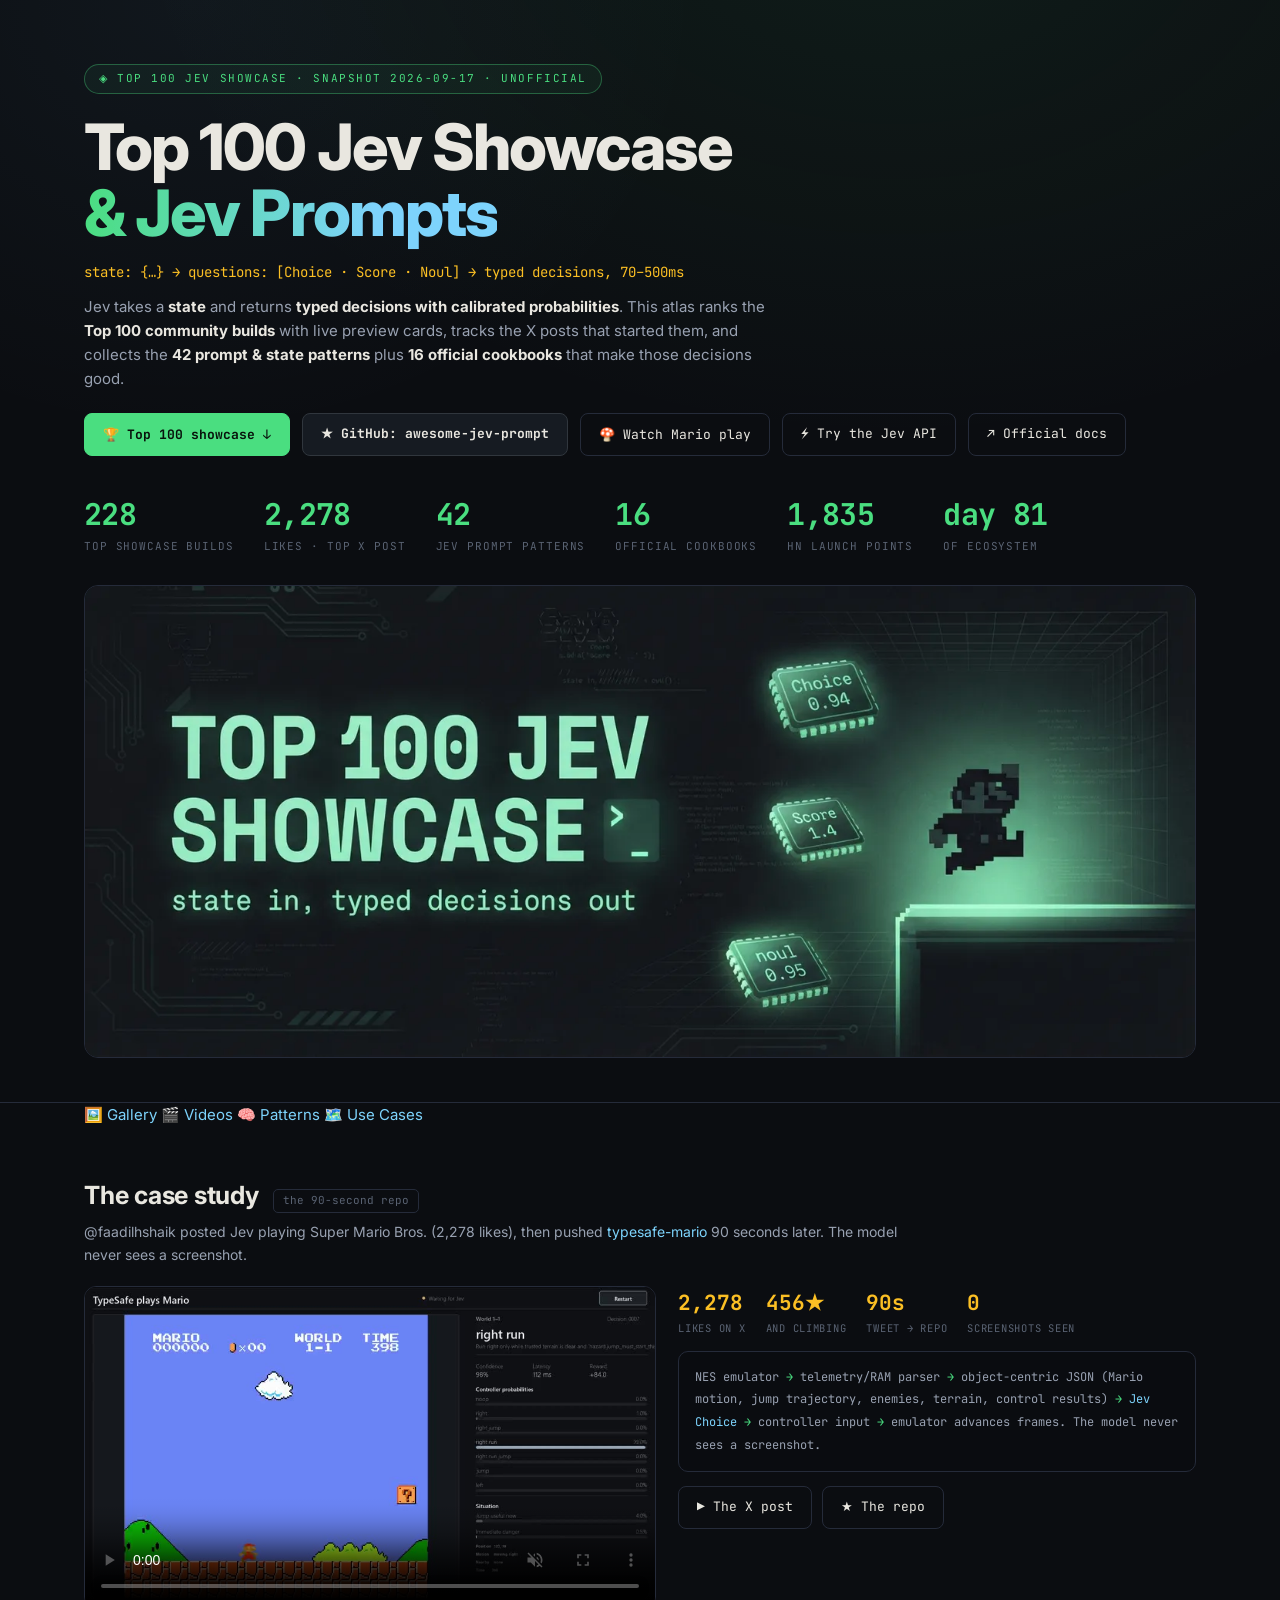
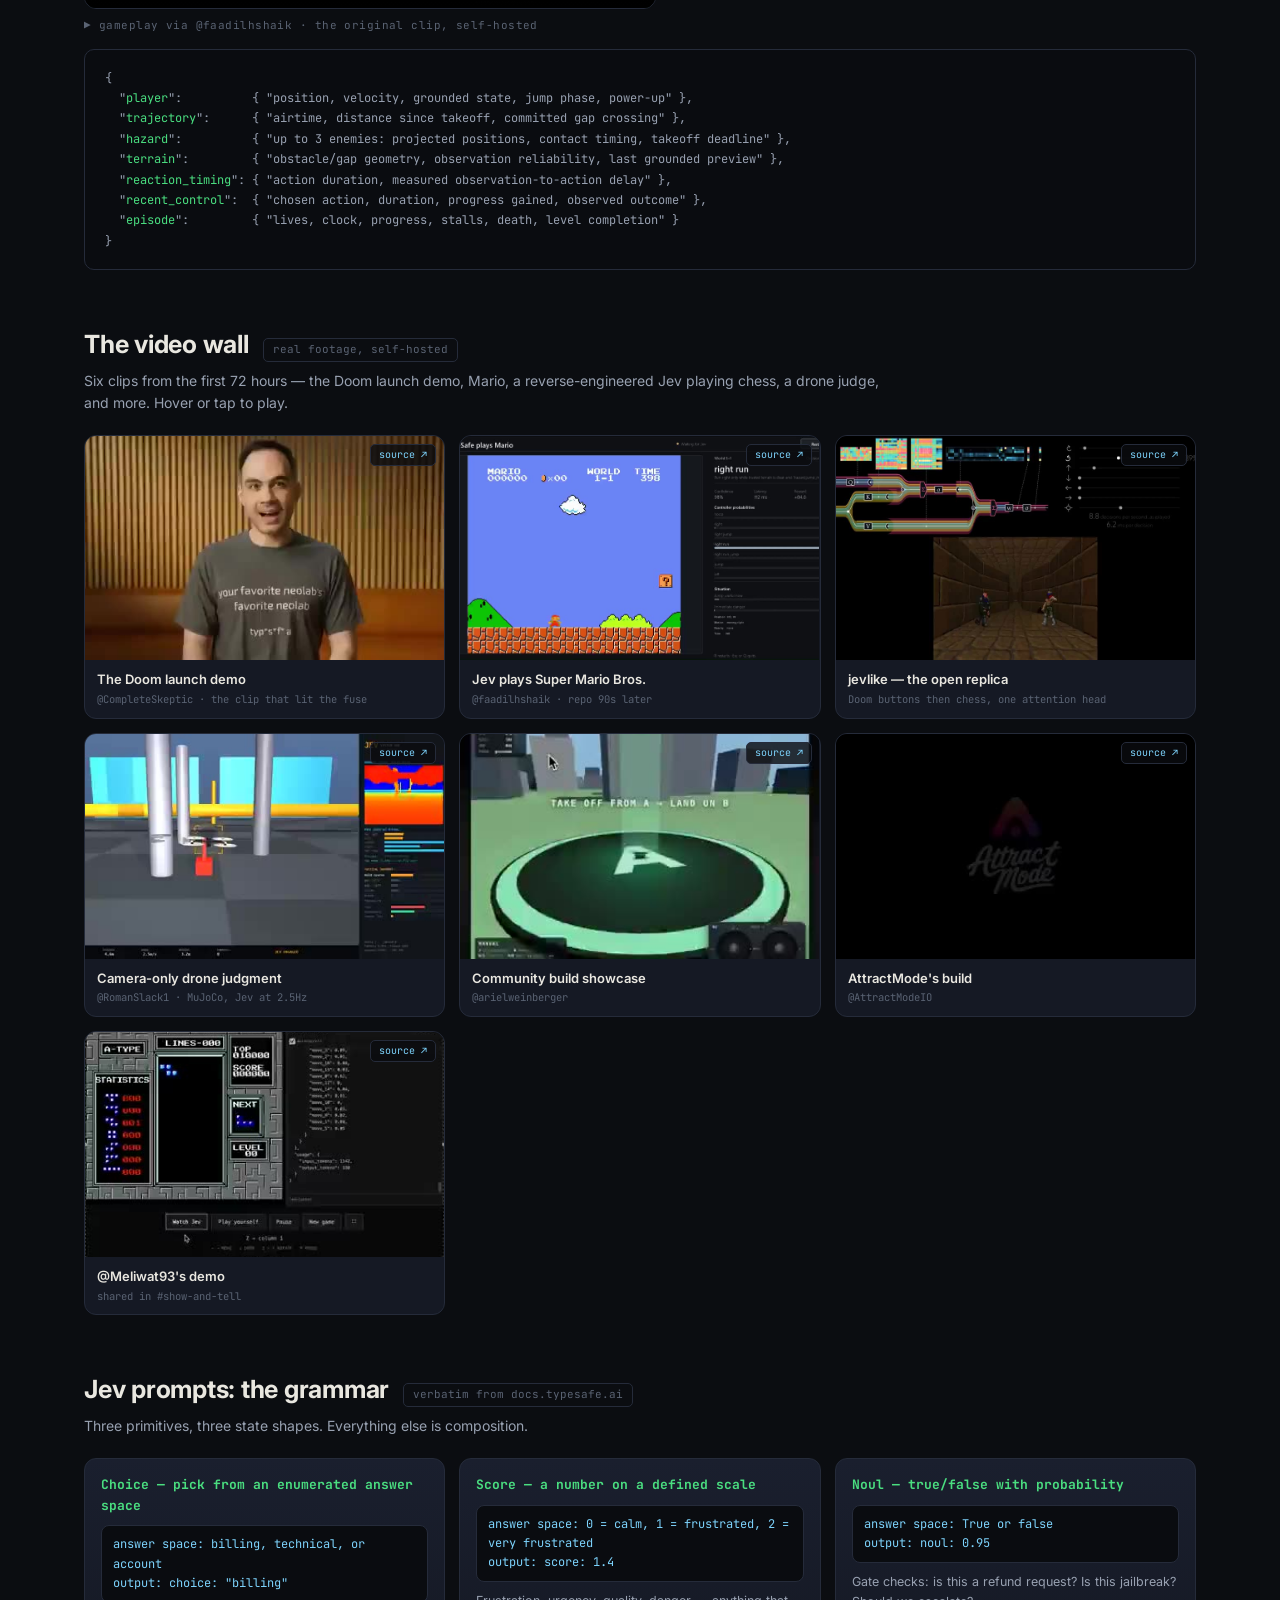
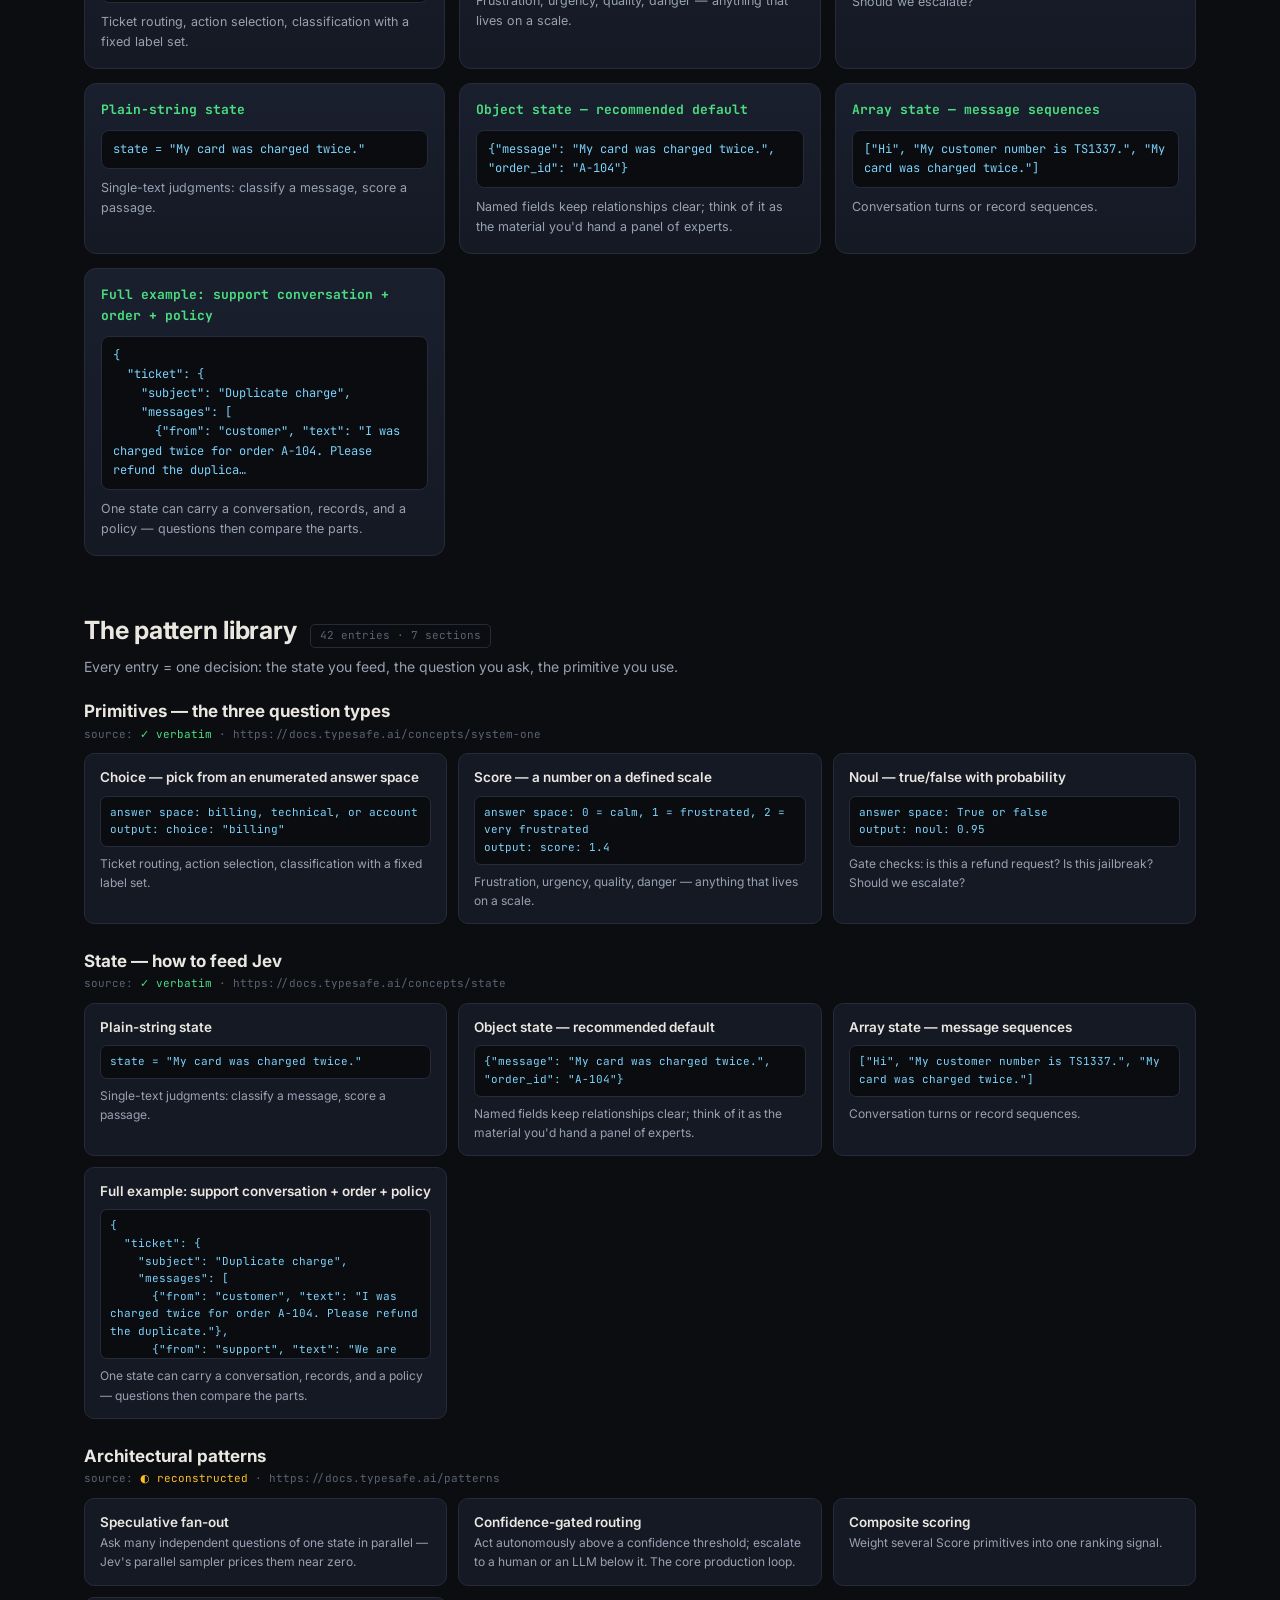
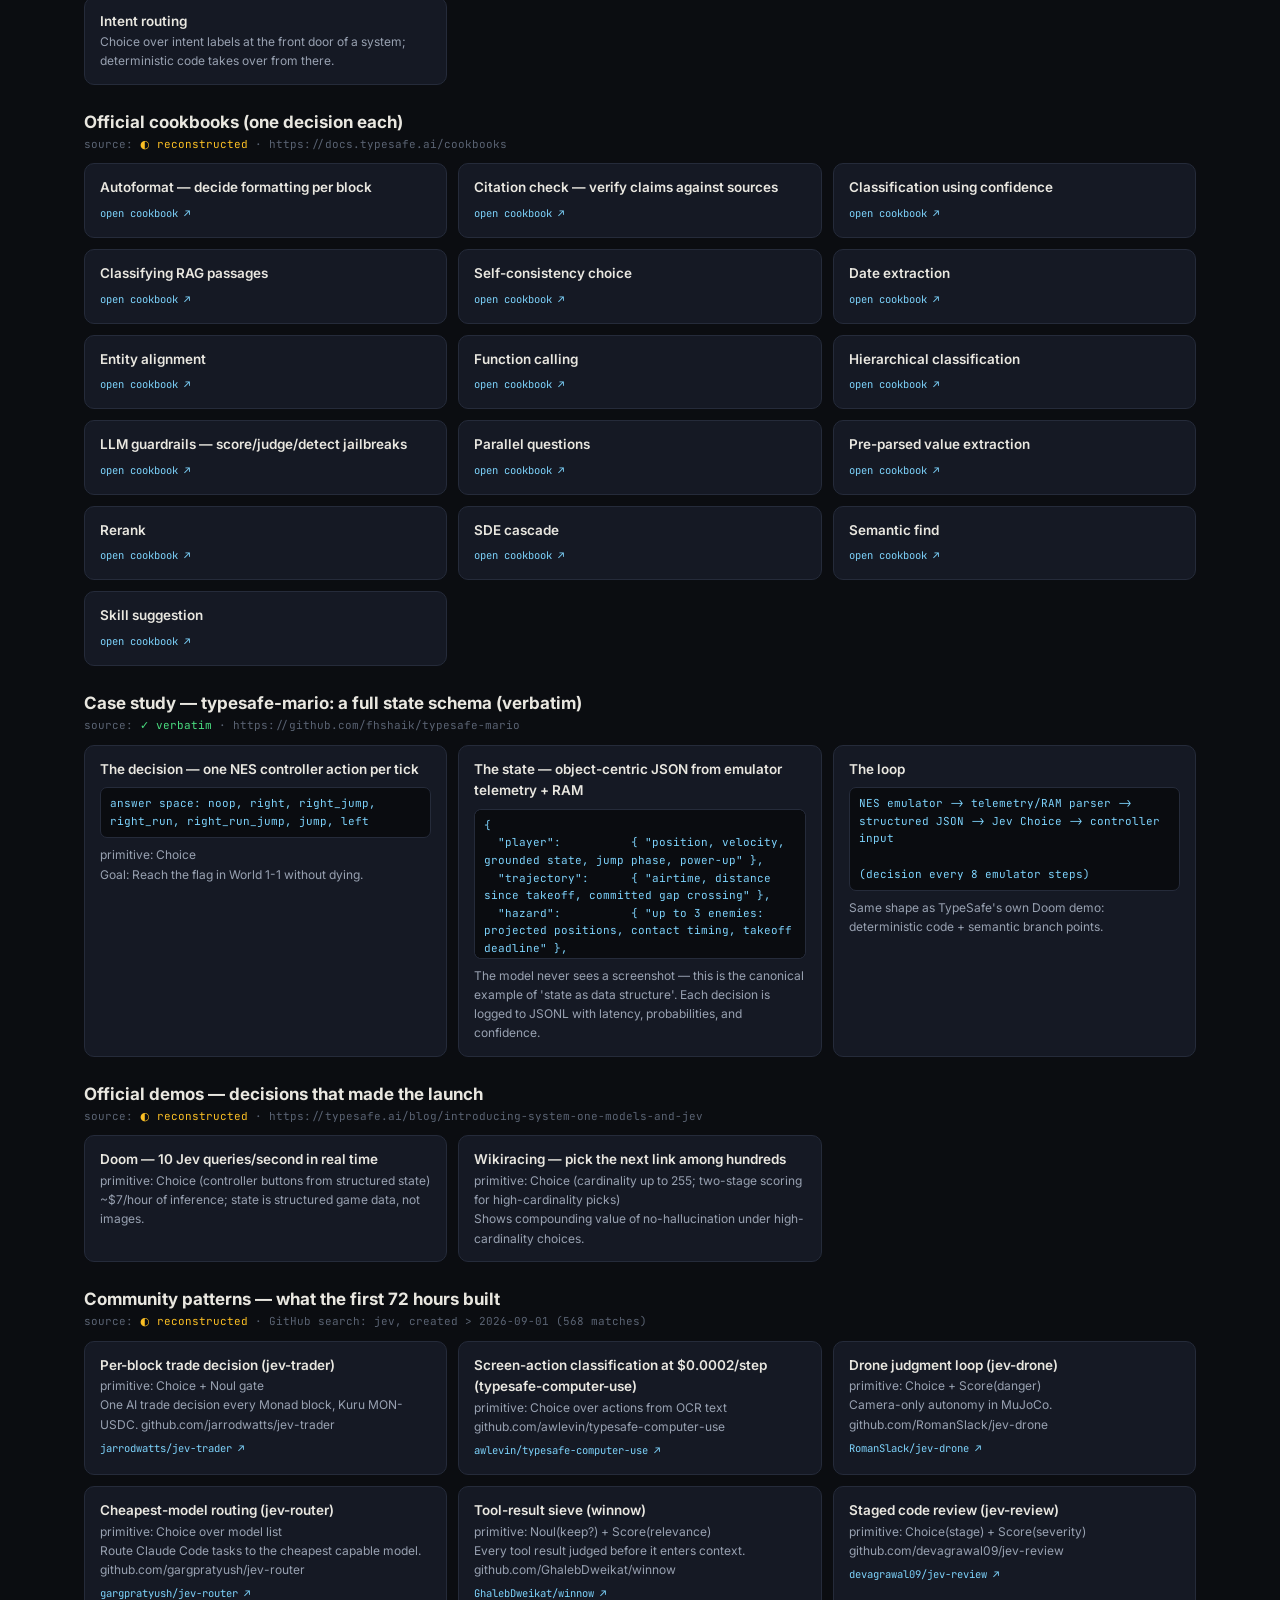
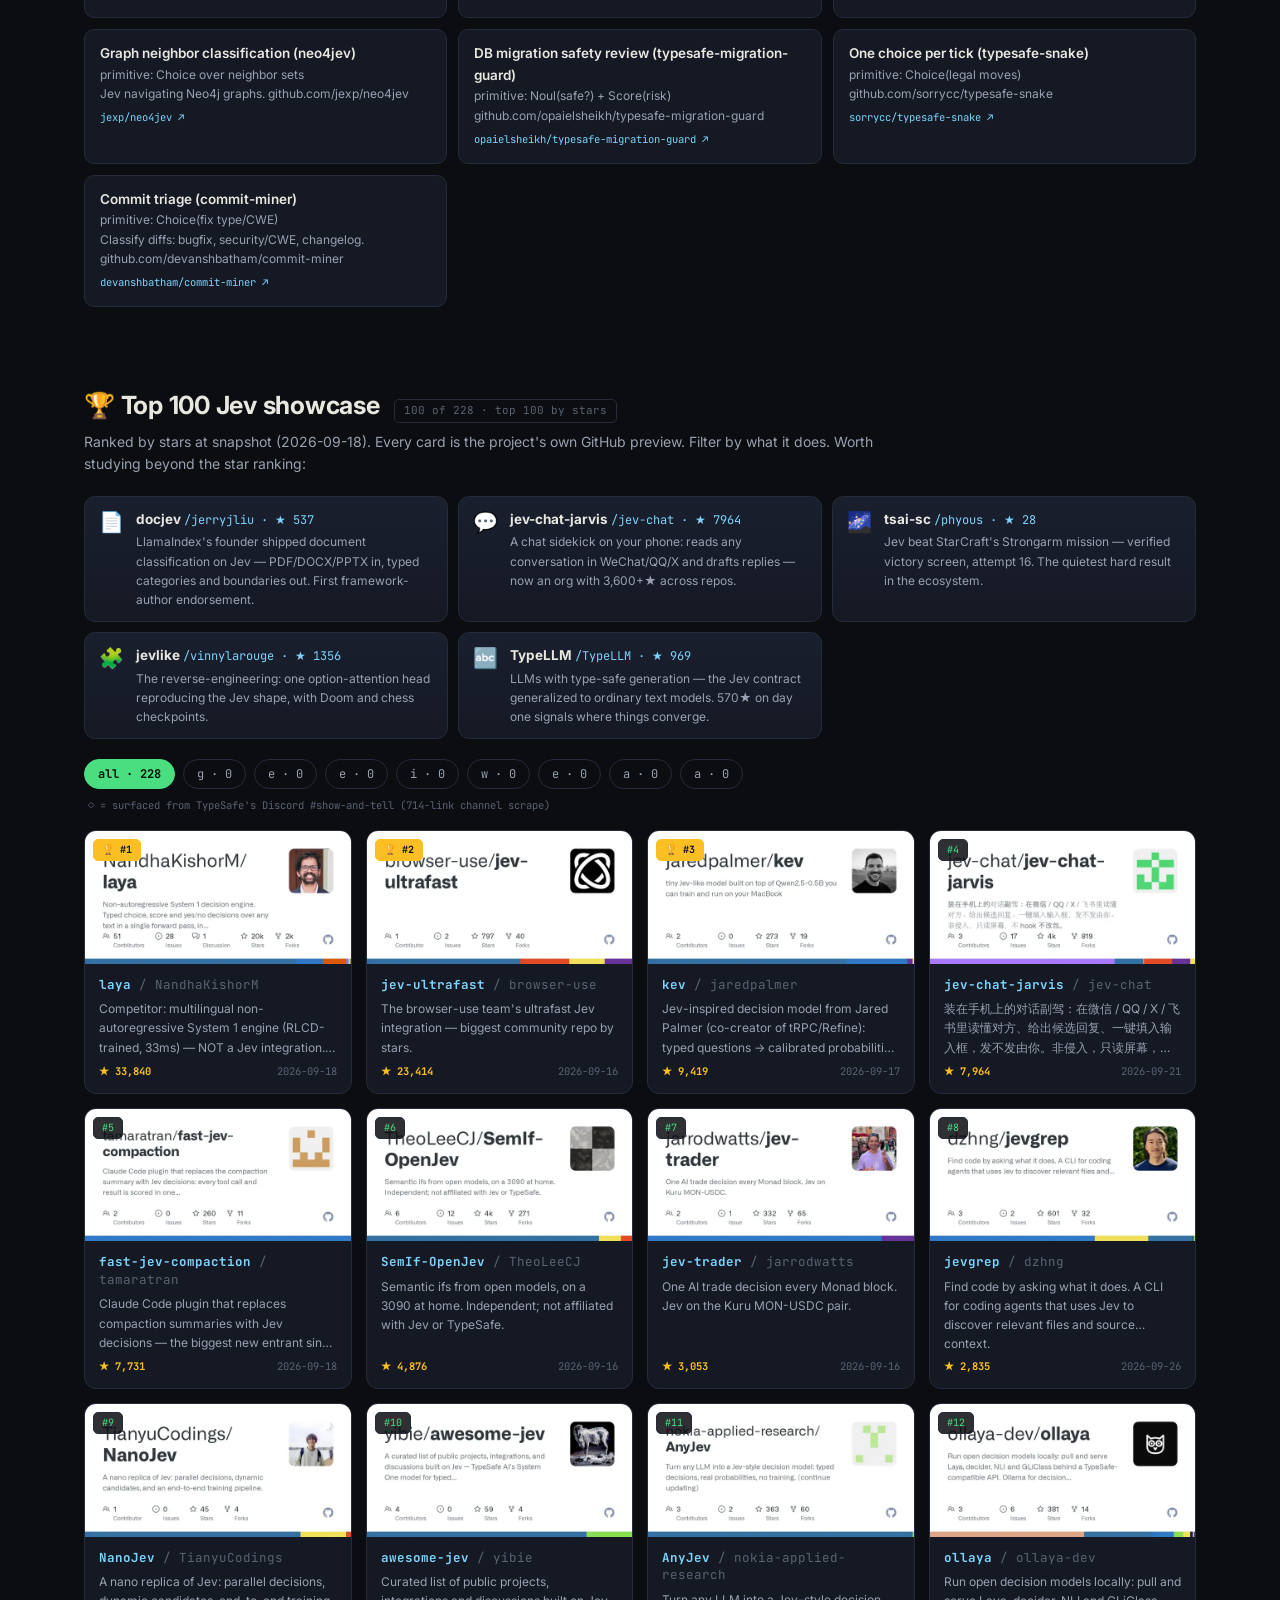
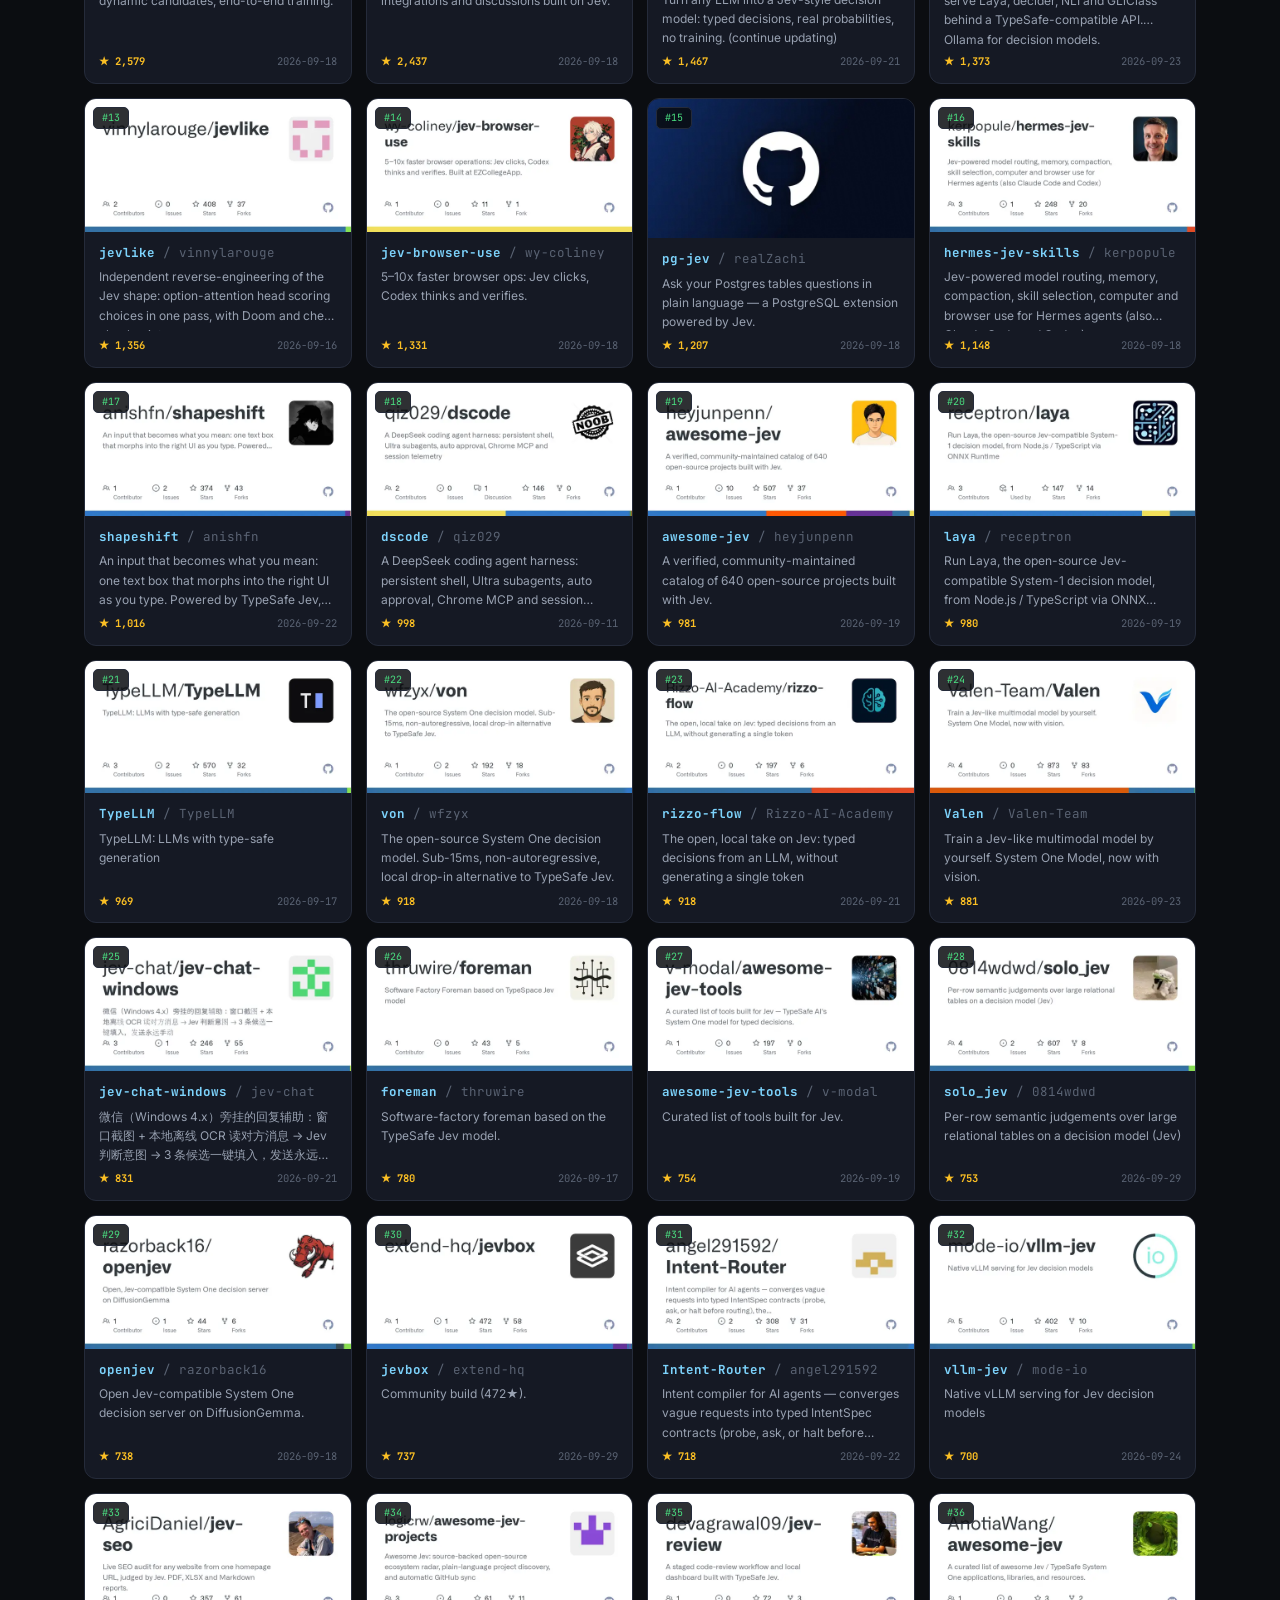
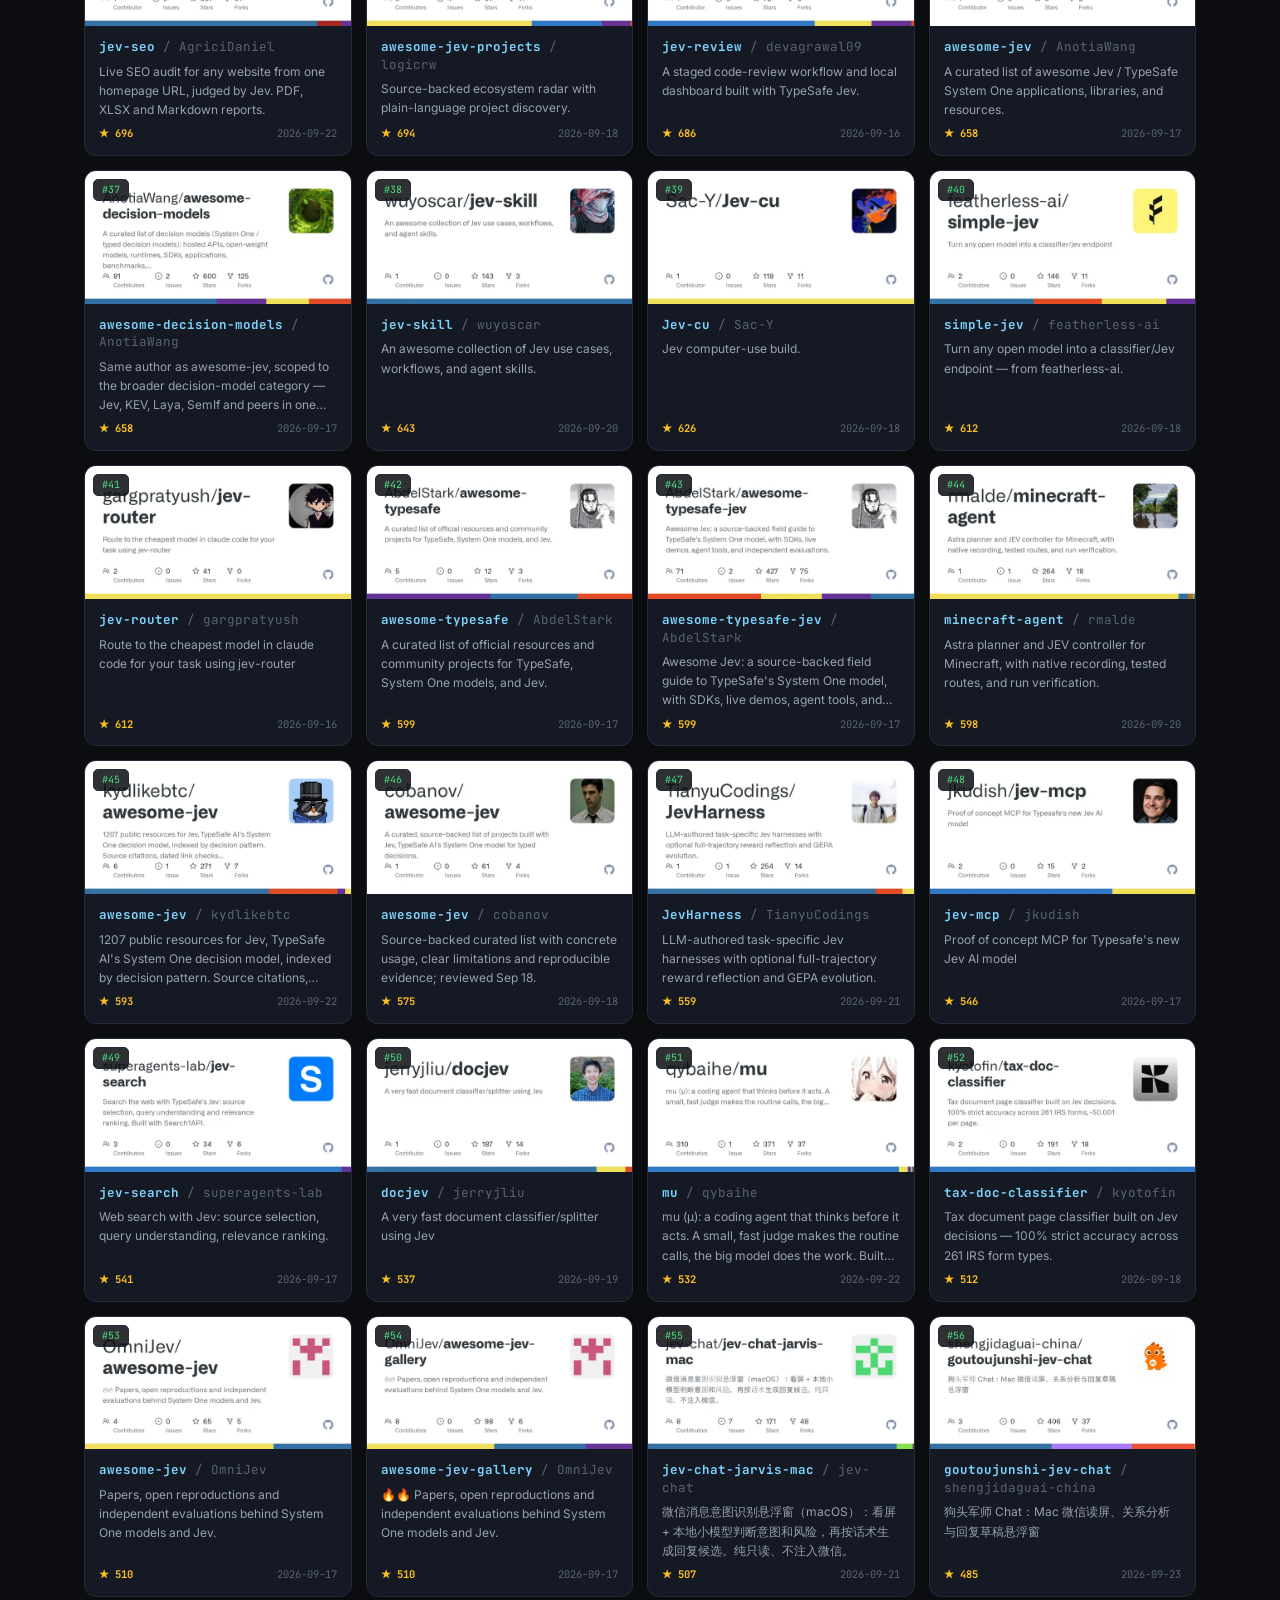
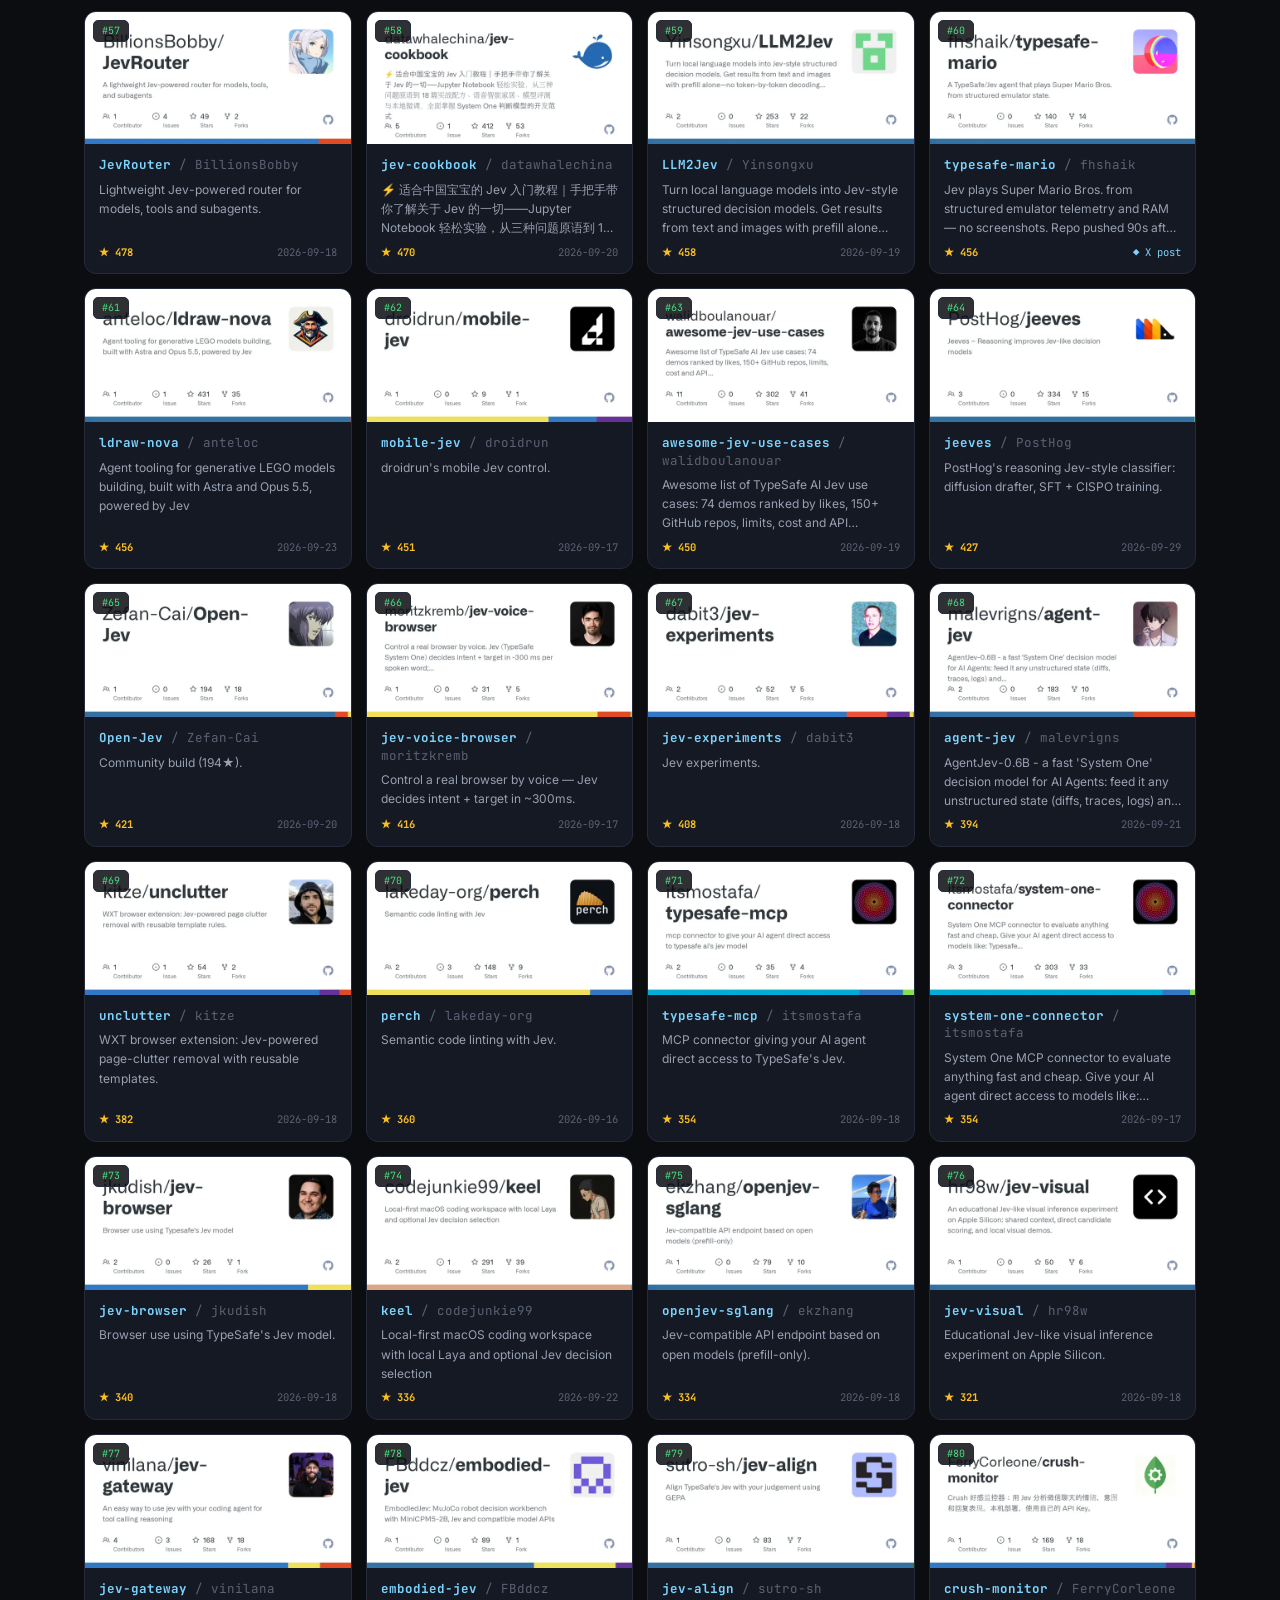
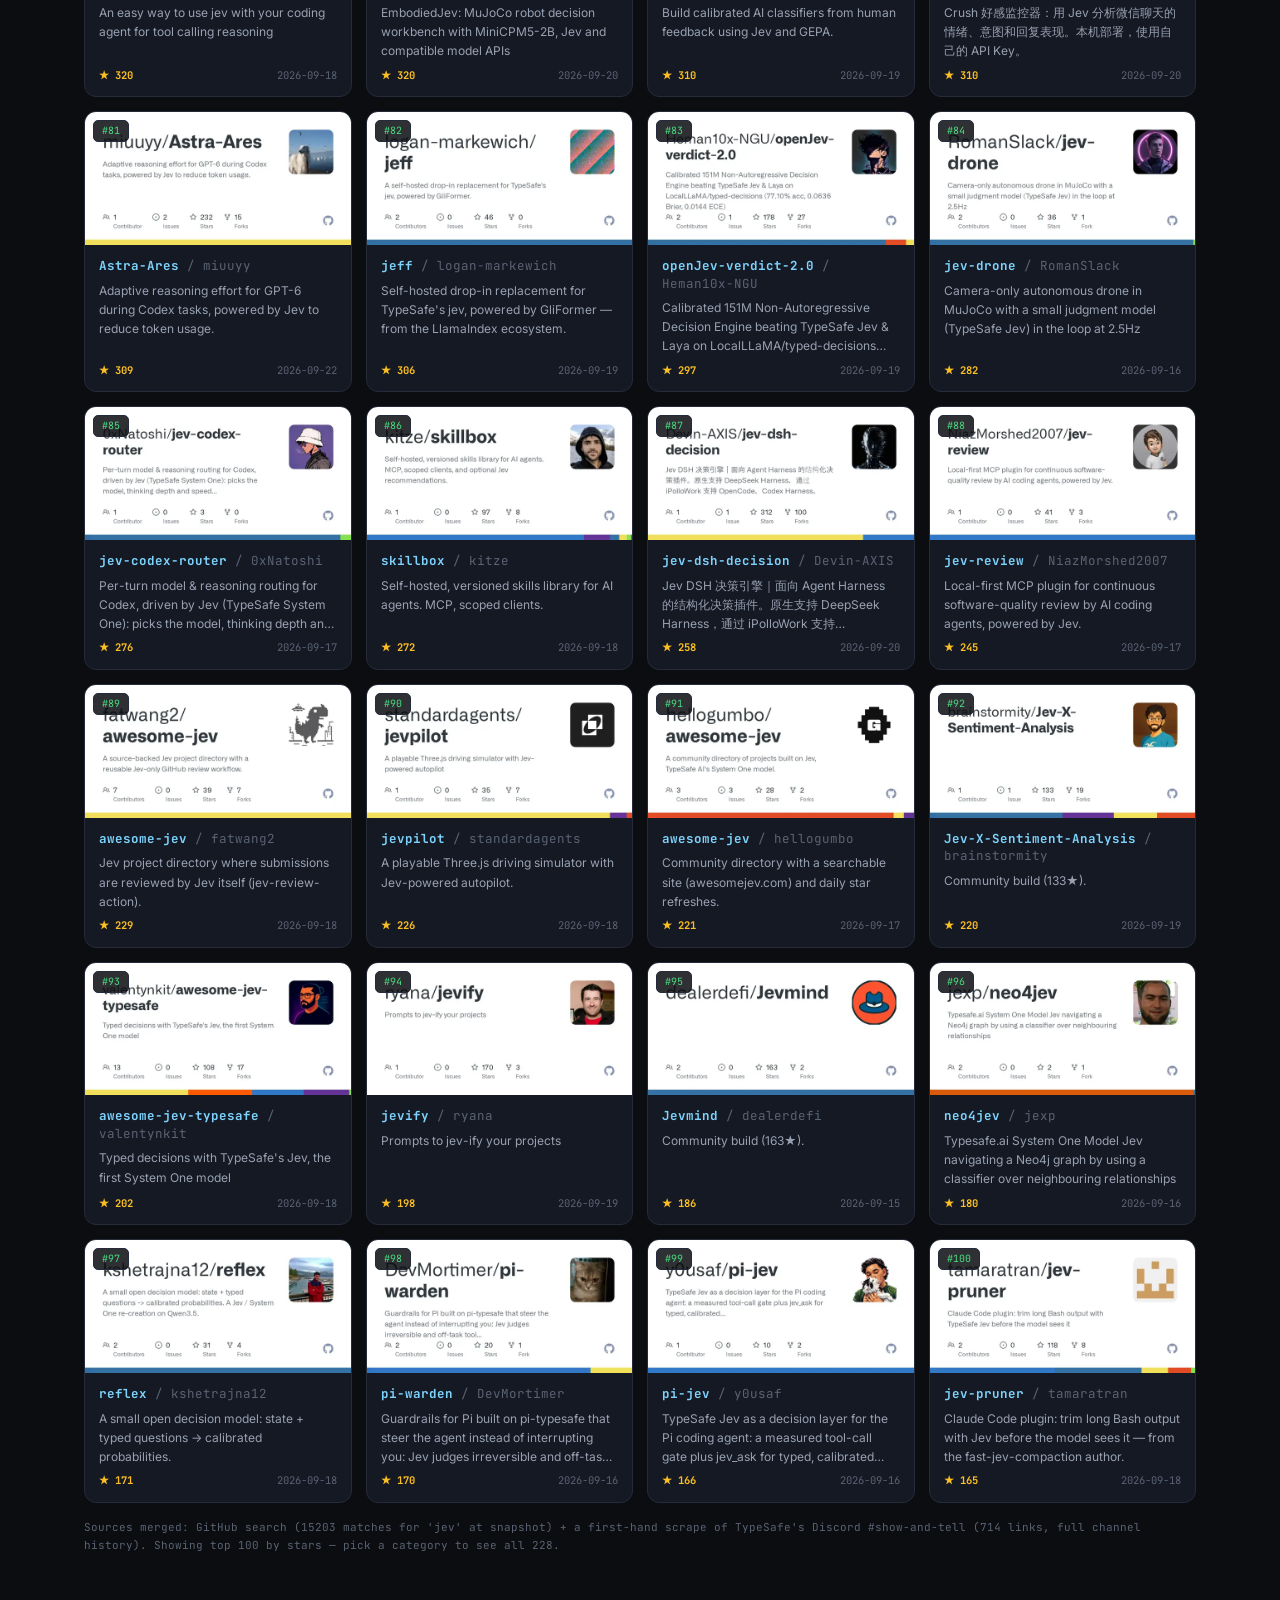
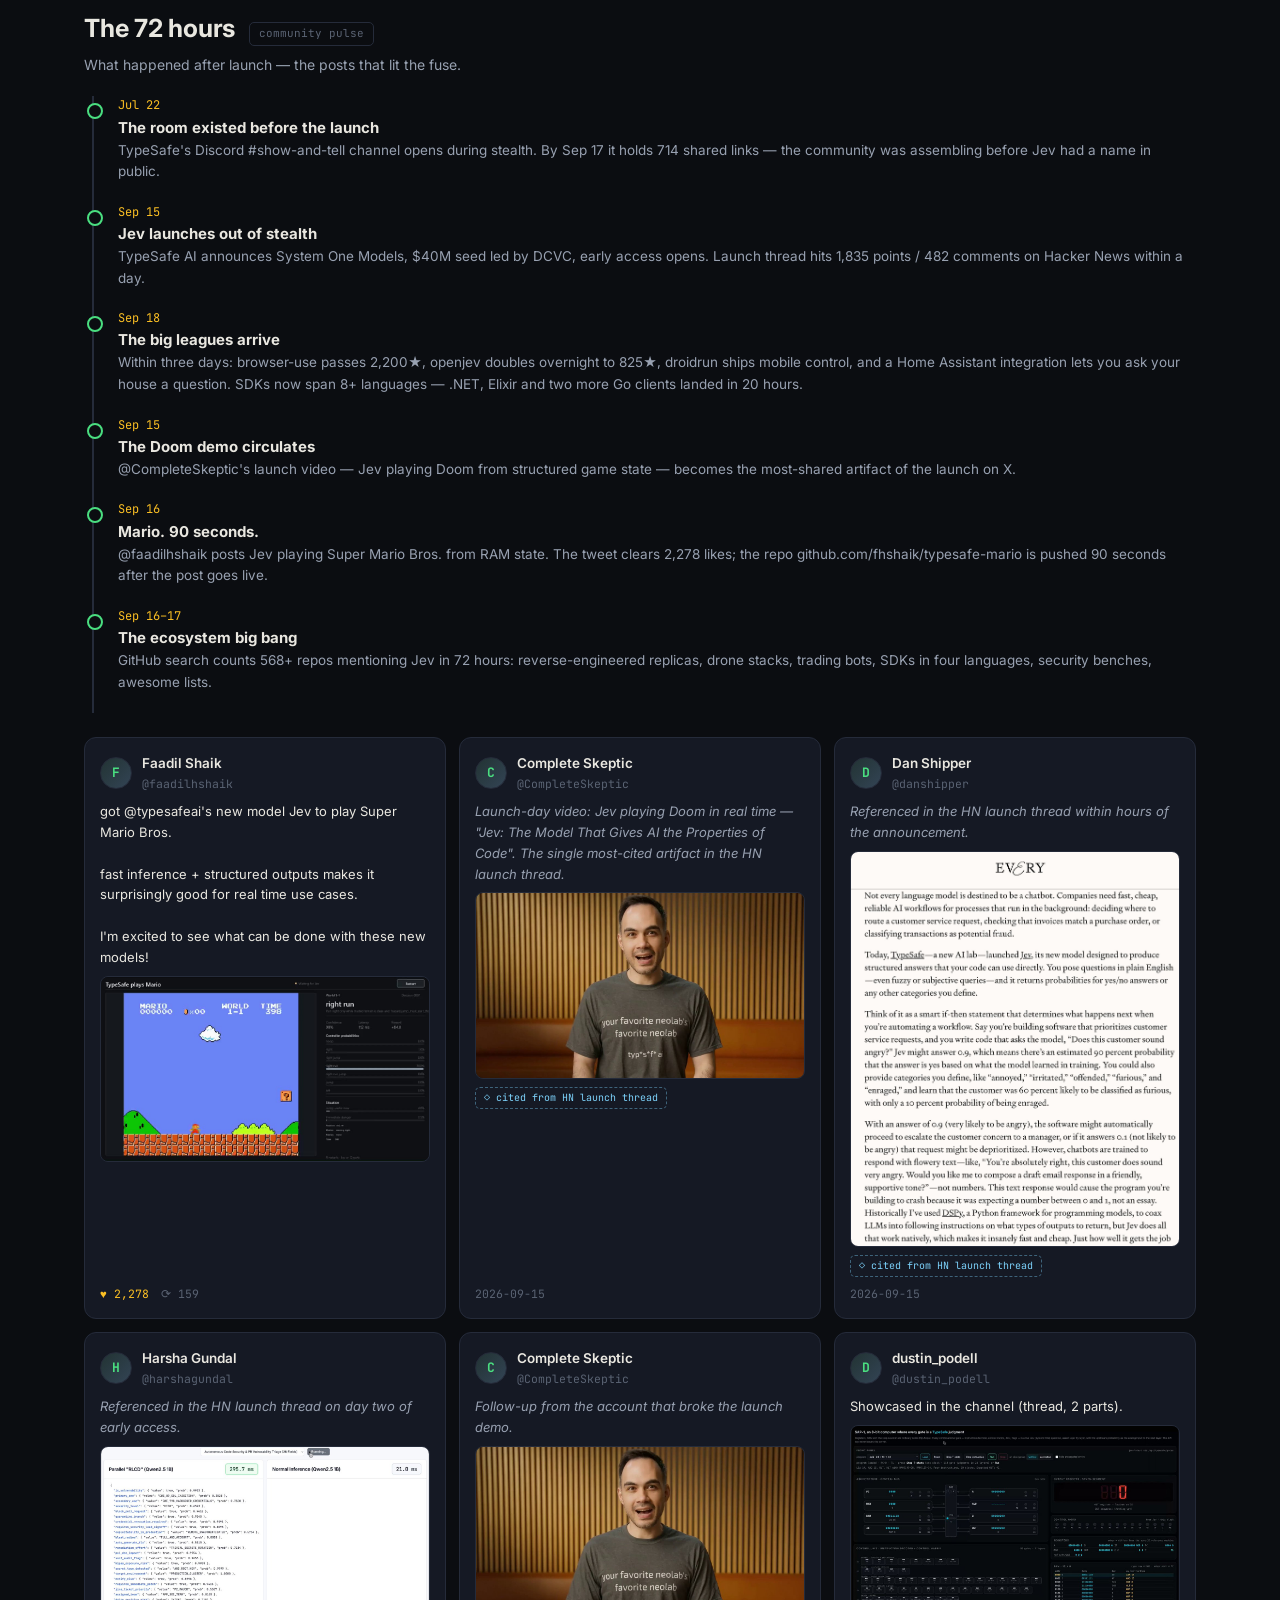
<file: site/index.html>
<!DOCTYPE html>
<html lang="en">
<head>
<meta charset="UTF-8">
<meta name="viewport" content="width=device-width, initial-scale=1.0">
<title>Top 100 Jev Showcase &amp; Jev Prompts — Community Builds, Videos &amp; Patterns</title>
<meta name="description" content="Top 100 Jev showcase: 195 ranked community builds, 7 gameplay videos and 42 prompt patterns — the unofficial atlas for TypeSafe's Jev.">
<meta property="og:title" content="Top 100 Jev Showcase & Jev Prompts — Community Builds, Videos & Patterns">
<meta property="og:description" content="195 community builds ranked with preview cards, 7 gameplay videos, 42 prompt patterns — the unofficial atlas for TypeSafe's Jev.">
<meta property="og:type" content="website">
<link rel="preconnect" href="https://fonts.googleapis.com">
<link rel="preconnect" href="https://fonts.gstatic.com" crossorigin>
<link href="https://fonts.googleapis.com/css2?family=Inter:wght@400;600;700;800&family=JetBrains+Mono:wght@400;700&display=swap" rel="stylesheet">
<link rel="stylesheet" href="style.css">
</head>
<body>

<header class="hero">
  <div class="wrap">
    <span class="badge">◈ TOP 100 JEV SHOWCASE · SNAPSHOT 2026-09-17 · UNOFFICIAL</span>
    <h1>Top 100 Jev Showcase<br><span class="grad">&amp; Jev Prompts</span></h1>
    <p class="tagline">state: {…} → questions: [Choice · Score · Noul] → typed decisions, 70–500ms</p>
    <p class="sub">Jev takes a <b>state</b> and returns <b>typed decisions with calibrated probabilities</b>.
      This atlas ranks the <b>Top 100 community builds</b> with live preview cards, tracks the X posts
      that started them, and collects the <b>42 prompt &amp; state patterns</b> plus <b>16 official cookbooks</b>
      that make those decisions good.</p>
    <div class="cta">
      <button class="btn primary" onclick="document.getElementById('showcase').scrollIntoView()">🏆 Top 100 showcase ↓</button>
      <a class="btn gh" href="https://github.com/yangzhou-chaofan/awesome-jev-prompt" target="_blank" rel="noopener">★ GitHub: awesome-jev-prompt</a>
      <button class="btn" onclick="document.getElementById('mario').scrollIntoView()">🍄 Watch Mario play</button>
      <a class="btn try" href="https://console.typesafe.ai/" target="_blank" rel="noopener">⚡ Try the Jev API</a>
      <a class="btn" href="https://docs.typesafe.ai/" target="_blank" rel="noopener">↗ Official docs</a>
    </div>
    <div class="stats" id="stats"></div>
    <img class="hero-banner" src="assets/media/hero-banner.webp" alt="Top 100 Jev Showcase — state in, typed decisions out" onerror="this.remove()">
  </div>
</header>

<nav class="subnav">
  <div class="wrap">
    <a href="/app/jev-prompt/jev-gallery">🖼️ Gallery</a>
    <a href="/app/jev-prompt/jev-videos">🎬 Videos</a>
    <a href="/app/jev-prompt/jev-patterns">🧠 Patterns</a>
    <a href="/app/jev-prompt/jev-use-cases">🗺️ Use Cases</a>
  </div>
</nav>
<main class="wrap">

  <!-- HERO VIDEO -->
  <section id="mario">
    <div class="sec-head"><h2>The case study</h2><span class="k">the 90-second repo</span></div>
    <p class="sec-sub">@faadilhshaik posted Jev playing Super Mario Bros. (2,278 likes), then pushed
      <a href="https://github.com/fhshaik/typesafe-mario" target="_blank" rel="noopener">typesafe-mario</a> 90 seconds later.
      The model never sees a screenshot.</p>
    <div class="mario">
      <div class="video-box">
        <video controls muted loop preload="metadata" poster="assets/tweets/mario-vposter.jpg">
          <source src="assets/videos/mario.mp4" type="video/mp4">
        </video>
        <div class="video-cap">▶ gameplay via @faadilhshaik · the original clip, self-hosted</div>
      </div>
      <div>
        <div class="mario-facts" id="mario-facts"></div>
        <div class="arch" id="arch"></div>
        <div class="mario-links">
          <a class="btn" href="https://x.com/faadilhshaik/status/2100086301894881578" target="_blank" rel="noopener">▶ The X post</a>
          <a class="btn" href="https://github.com/fhshaik/typesafe-mario" target="_blank" rel="noopener">★ The repo</a>
        </div>
      </div>
    </div>
    <div class="codebox" id="mario-schema"></div>
  </section>

  <!-- VIDEO WALL -->
  <section id="videos">
    <div class="sec-head"><h2>The video wall</h2><span class="k">real footage, self-hosted</span></div>
    <p class="sec-sub">Six clips from the first 72 hours — the Doom launch demo, Mario, a reverse-engineered Jev playing chess, a drone judge, and more. Hover or tap to play.</p>
    <div class="vgrid" id="video-grid"></div>
  </section>

  <!-- GRAMMAR -->
  <section id="grammar">
    <div class="sec-head"><h2>Jev prompts: the grammar</h2><span class="k">verbatim from docs.typesafe.ai</span></div>
    <p class="sec-sub">Three primitives, three state shapes. Everything else is composition.</p>
    <div class="g-grid" id="grammar-grid"></div>
  </section>

  <!-- LIBRARY -->
  <section id="library">
    <div class="sec-head"><h2>The pattern library</h2><span class="k" id="p-count"></span></div>
    <p class="sec-sub">Every entry = one decision: the state you feed, the question you ask, the primitive you use.</p>
    <div id="prompt-sections"></div>
  </section>

  <!-- SHOWCASE -->
  <section id="showcase">
    <div class="sec-head"><h2>🏆 Top 100 Jev showcase</h2><span class="k" id="r-count"></span></div>
    <p class="sec-sub">Ranked by stars at snapshot (2026-09-18). Every card is the project's own GitHub preview.
      Filter by what it does. Worth studying beyond the star ranking:</p>
    <div class="study-row" id="study-row"></div>
    <div class="filters" id="filters"></div>
    <div class="rgrid" id="repo-grid"></div>
    <p class="tailnote" id="tailnote"></p>
  </section>

  <!-- TIMELINE + TWEETS -->
  <section id="ecosystem">
    <div class="sec-head"><h2>The 72 hours</h2><span class="k">community pulse</span></div>
    <p class="sec-sub">What happened after launch — the posts that lit the fuse.</p>
    <div class="tl" id="tl"></div>
    <div class="grid" id="tweet-grid"></div>
  </section>

  <!-- OFFICIAL -->
  <section id="official">
    <div class="sec-head"><h2>Watch &amp; explore</h2><span class="k">official media + map</span></div>
    <p class="sec-sub">Three official videos and every TypeSafe-run property. Start here before you build.</p>
    <div class="ytrow" id="yt-row"></div>
    <div class="official" id="official-grid"></div>
  </section>

</main>

<footer>
  <div class="wrap">
    <p class="disc"><b>Unofficial.</b> Not affiliated with or endorsed by TypeSafe AI. "Jev" and "System One"
      are TypeSafe AI's product names, referenced descriptively. Preview images are GitHub's own OG cards for each
      repository; the gameplay clip is embedded from the author's original X post. Star counts and engagement
      metrics are snapshots from 2026-09-17 and will drift. Companion repo: <b>awesome-jev-prompt</b>.</p>
    <p class="mono">∵ ⩆ TOP 100 JEV SHOWCASE · CHOICE · SCORE · NOUL ⩆ ∵</p>
  </div>
</footer>

<script src="app.js"></script>

<div class="modal-ov" id="save-modal">
  <div class="modal">
    <div class="mh">Save this atlas</div>
    <p class="mp">Create a free Neta account to bookmark the Jev Atlas, copy prompt patterns and get daily ecosystem updates.</p>
    <div class="ma">
      <a class="btn primary" href="/world/new">Create free account</a>
      <button class="btn" onclick="closeSaveModal()">Maybe later</button>
    </div>
  </div>
</div>
<script>
function openSaveModal() { document.getElementById("save-modal").classList.add("open"); }
function closeSaveModal() { document.getElementById("save-modal").classList.remove("open"); }
document.getElementById("save-modal").addEventListener("click", e => { if (e.target.id === "save-modal") closeSaveModal(); });
/* session-限一次: 滚到 patterns 区 50% 弹出; 已登录(有 localStorage 标记)或已弹过则不弹 */
(function () {
  let shown = sessionStorage.getItem("save-modal-shown");
  if (shown) return;
  const lib = document.getElementById("library");
  if (!lib) return;
  const obs = new IntersectionObserver(entries => {
    entries.forEach(en => {
      if (en.isIntersecting && !sessionStorage.getItem("save-modal-shown")) {
        sessionStorage.setItem("save-modal-shown", "1");
        openSaveModal();
        obs.disconnect();
      }
    });
  }, { threshold: 0.5 });
  obs.observe(lib);
})();
</script>

</body>
</html>
</file>
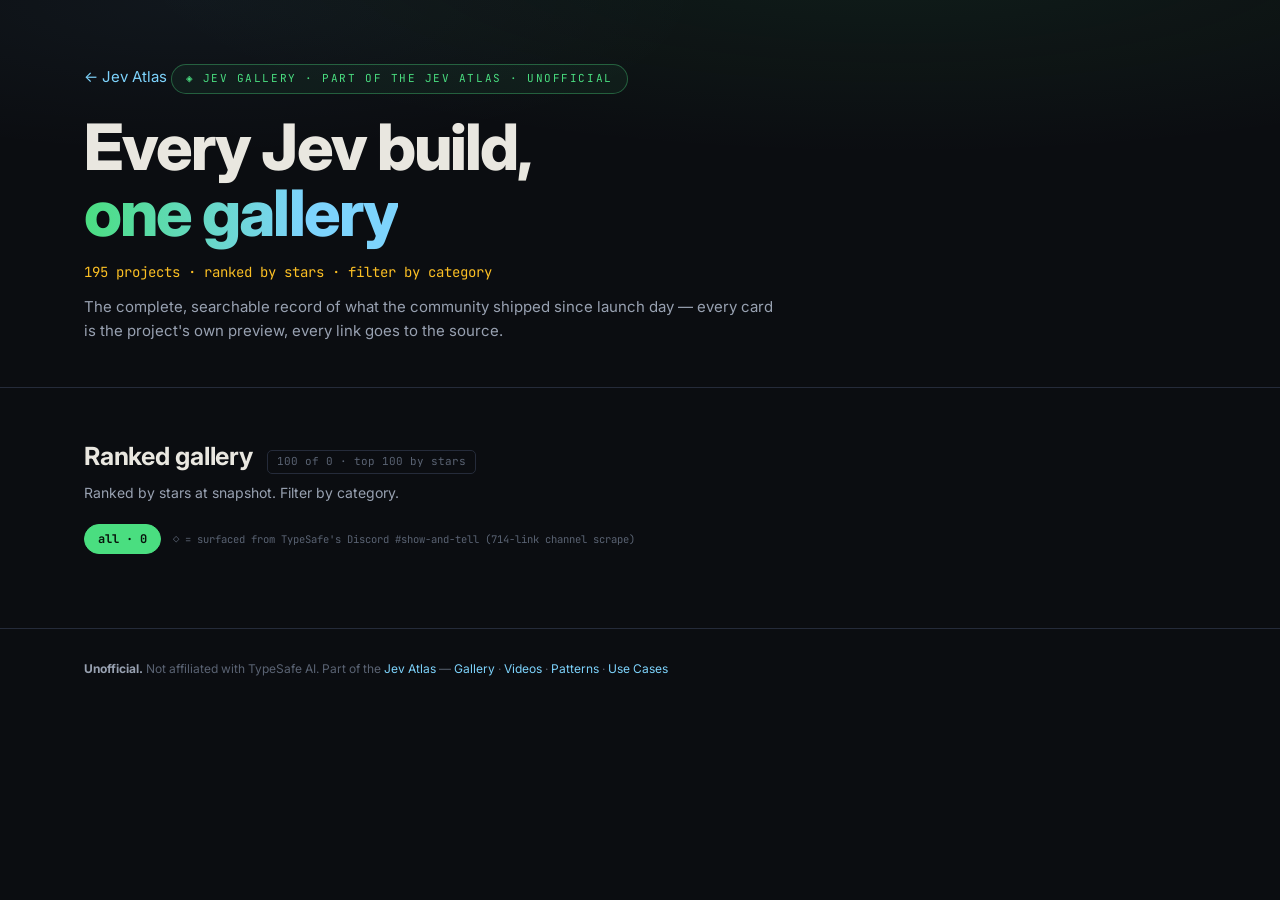
<file: site/jev-gallery/index.html>
<!DOCTYPE html>
<html lang="en">
<head>
<meta charset="UTF-8">
<meta name="viewport" content="width=device-width, initial-scale=1.0">
<title>Jev Projects Gallery — 195 Ranked Community Builds with Preview Cards</title>
<meta name="description" content="Browse 195 Jev community builds ranked by stars with preview cards — browser agents, games, drones, trading bots and devtools. Filter by category.">
<link rel="canonical" href="https://neta.art/app/jev-prompt/jev-gallery">
<link rel="preconnect" href="https://fonts.googleapis.com">
<link rel="preconnect" href="https://fonts.gstatic.com" crossorigin>
<link href="https://fonts.googleapis.com/css2?family=Inter:wght@400;600;700;800&family=JetBrains+Mono:wght@400;700&display=swap" rel="stylesheet">
<link rel="stylesheet" href="style.css">
</head>
<body>
<header class="hero">
  <div class="wrap">
    <a class="crumb" href="/app/jev-prompt">← Jev Atlas</a>
    <span class="badge">◈ JEV GALLERY · PART OF THE JEV ATLAS · UNOFFICIAL</span>
    <h1>Every Jev build,<br><span class="grad">one gallery</span></h1>
    <p class="tagline">195 projects · ranked by stars · filter by category</p>
    <p class="sub">The complete, searchable record of what the community shipped since launch day — every card is the project's own preview, every link goes to the source.</p>
  </div>
</header>
<main class="wrap">
<section><div class="sec-head"><h2>Ranked gallery</h2><span class="k" id="r-count"></span></div><p class="sec-sub">Ranked by stars at snapshot. Filter by category.</p><div class="filters" id="filters"></div><div class="rgrid" id="repo-grid"></div></section>
</main>
<footer>
  <div class="wrap">
    <p class="disc"><b>Unofficial.</b> Not affiliated with TypeSafe AI. Part of the <a href="https://neta.art/app/jev-prompt">Jev Atlas</a> — <a href="/app/jev-prompt/jev-gallery">Gallery</a> · <a href="/app/jev-prompt/jev-videos">Videos</a> · <a href="/app/jev-prompt/jev-patterns">Patterns</a> · <a href="/app/jev-prompt/jev-use-cases">Use Cases</a></p>
  </div>
</footer>

<script src="app.js"></script>
</body>
</html>
</file>
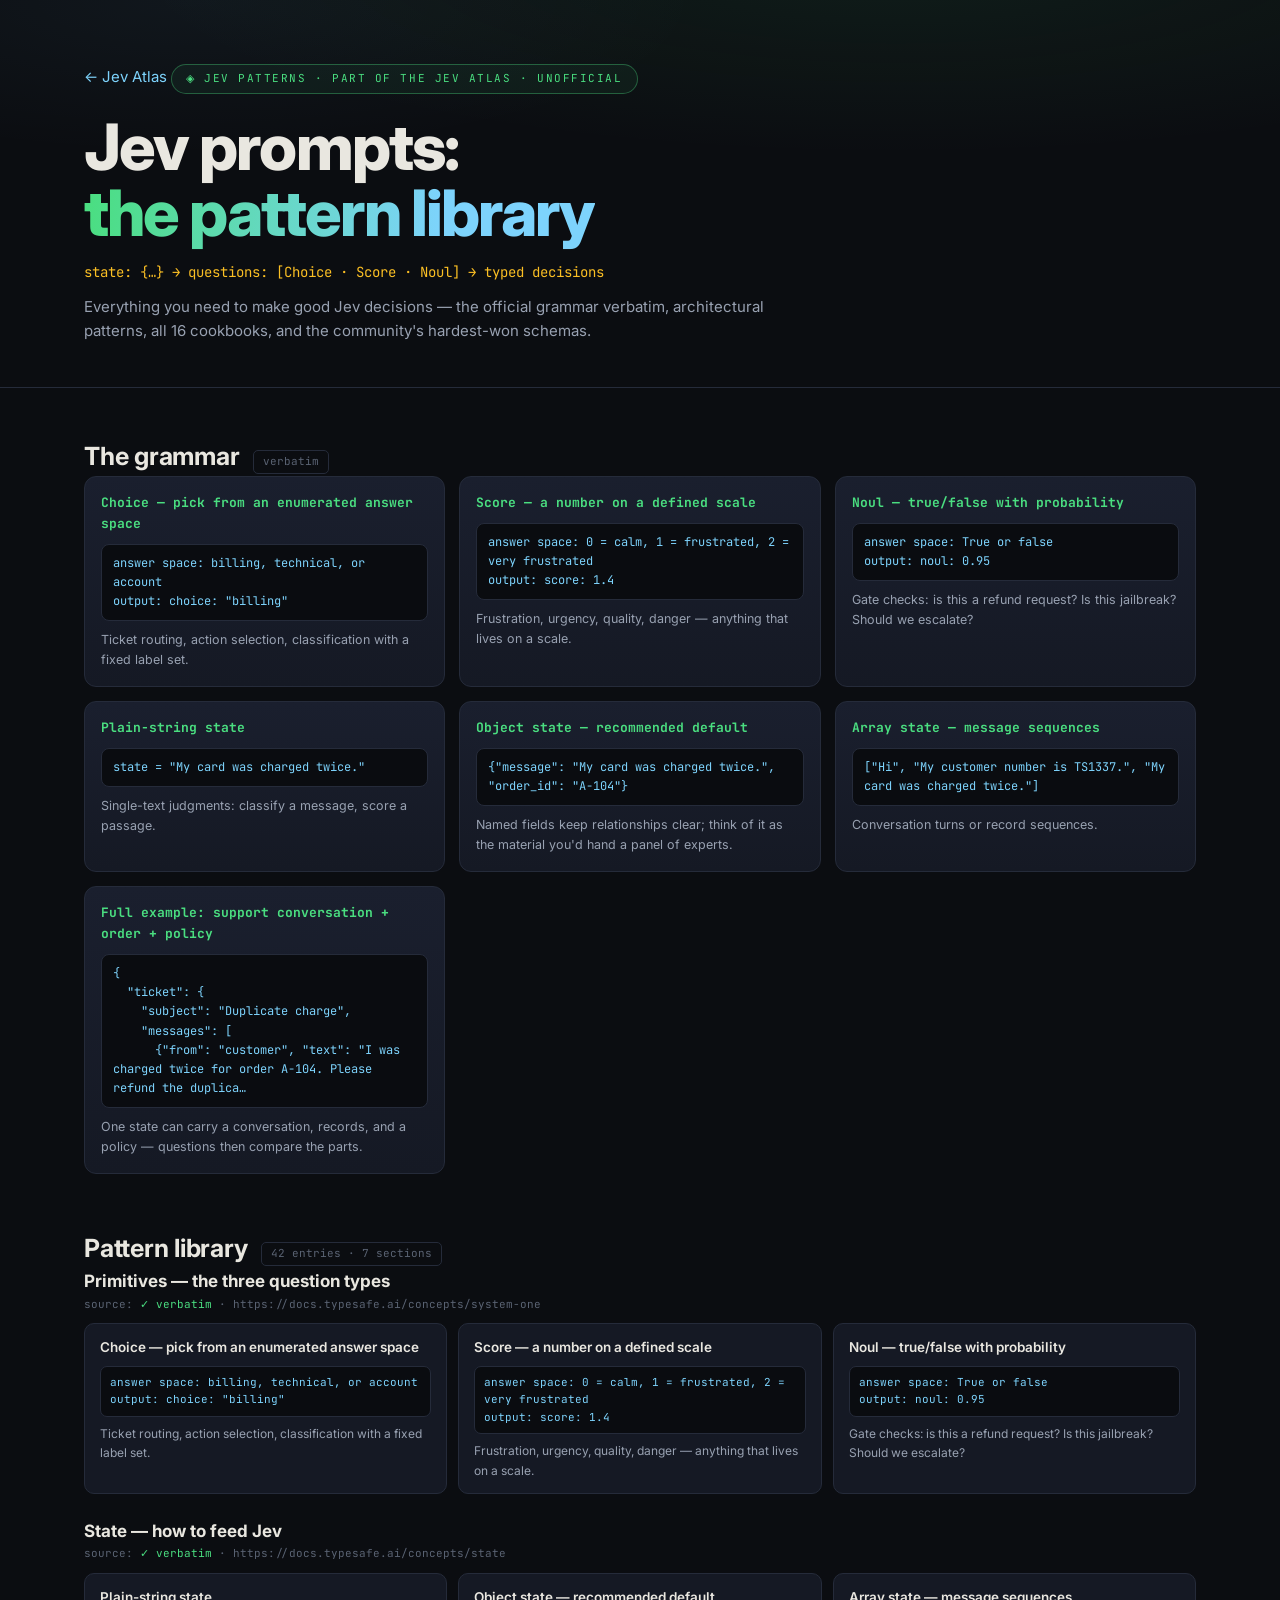
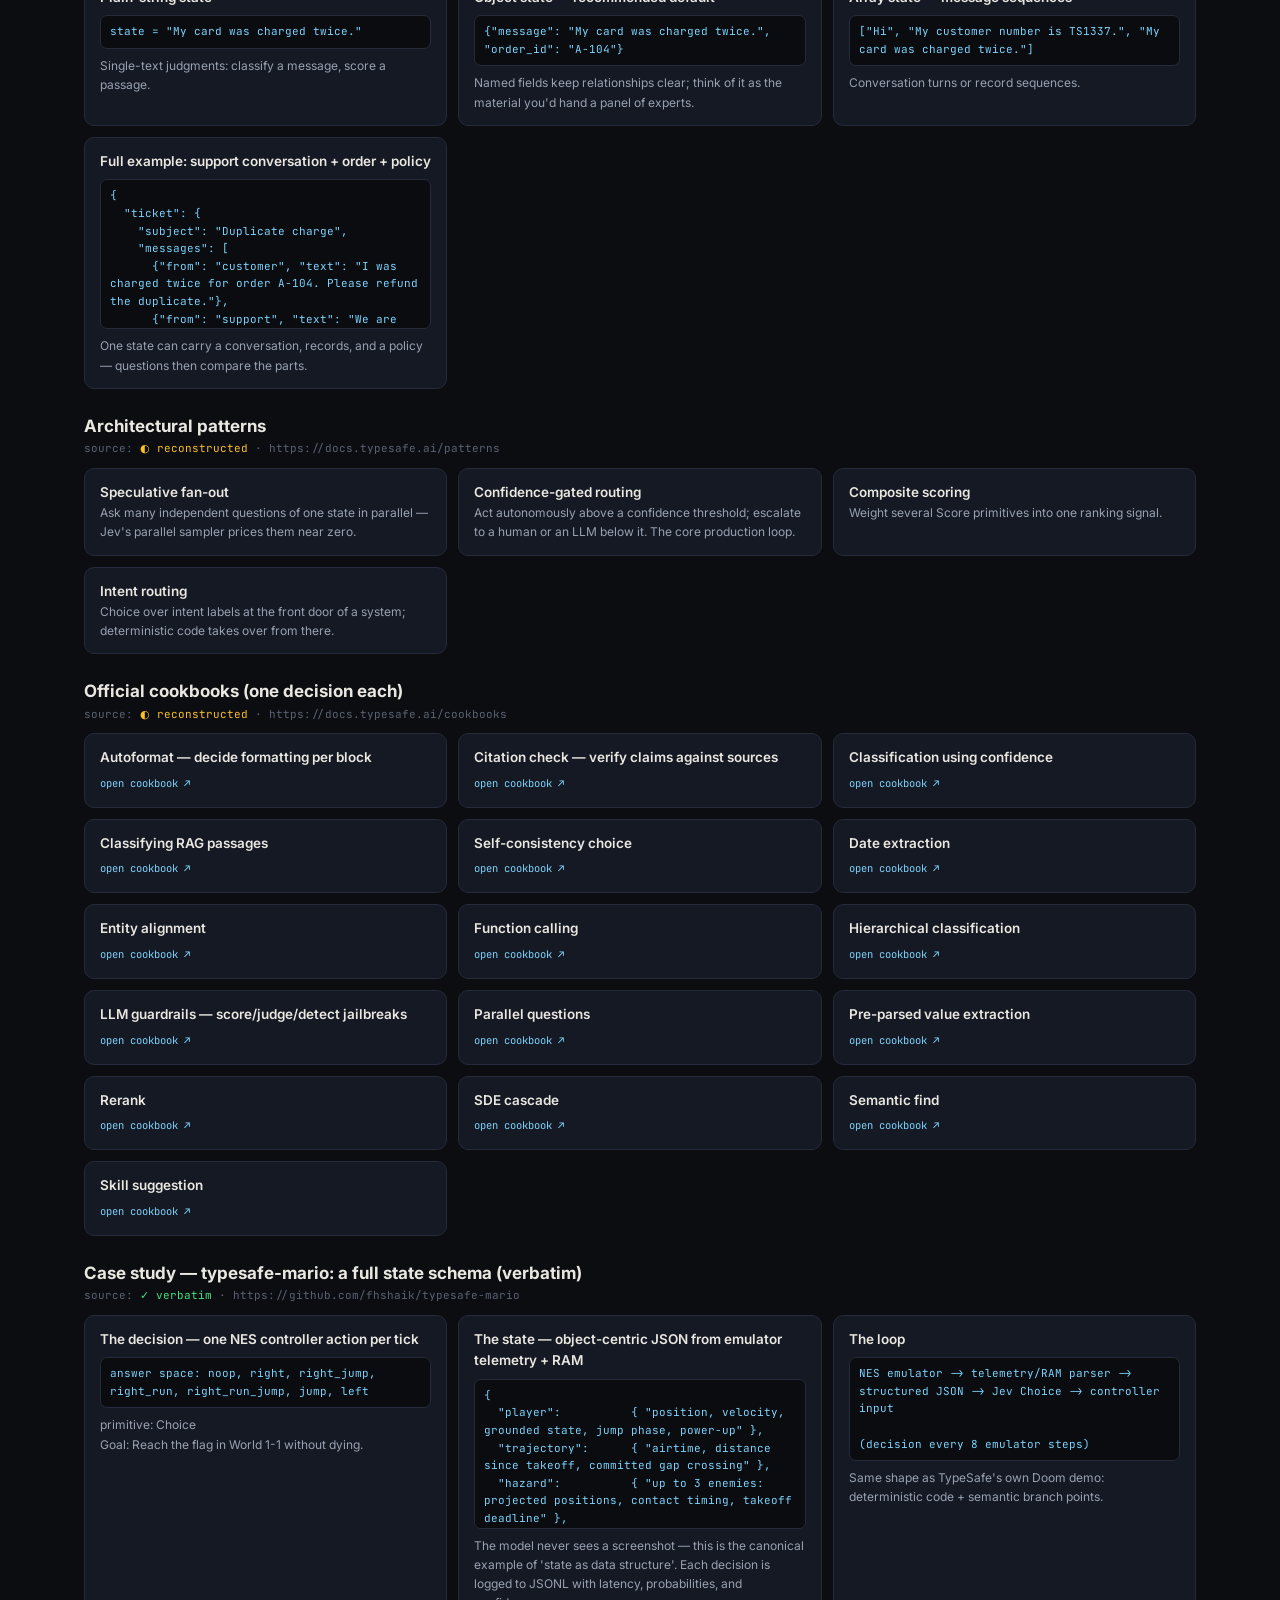
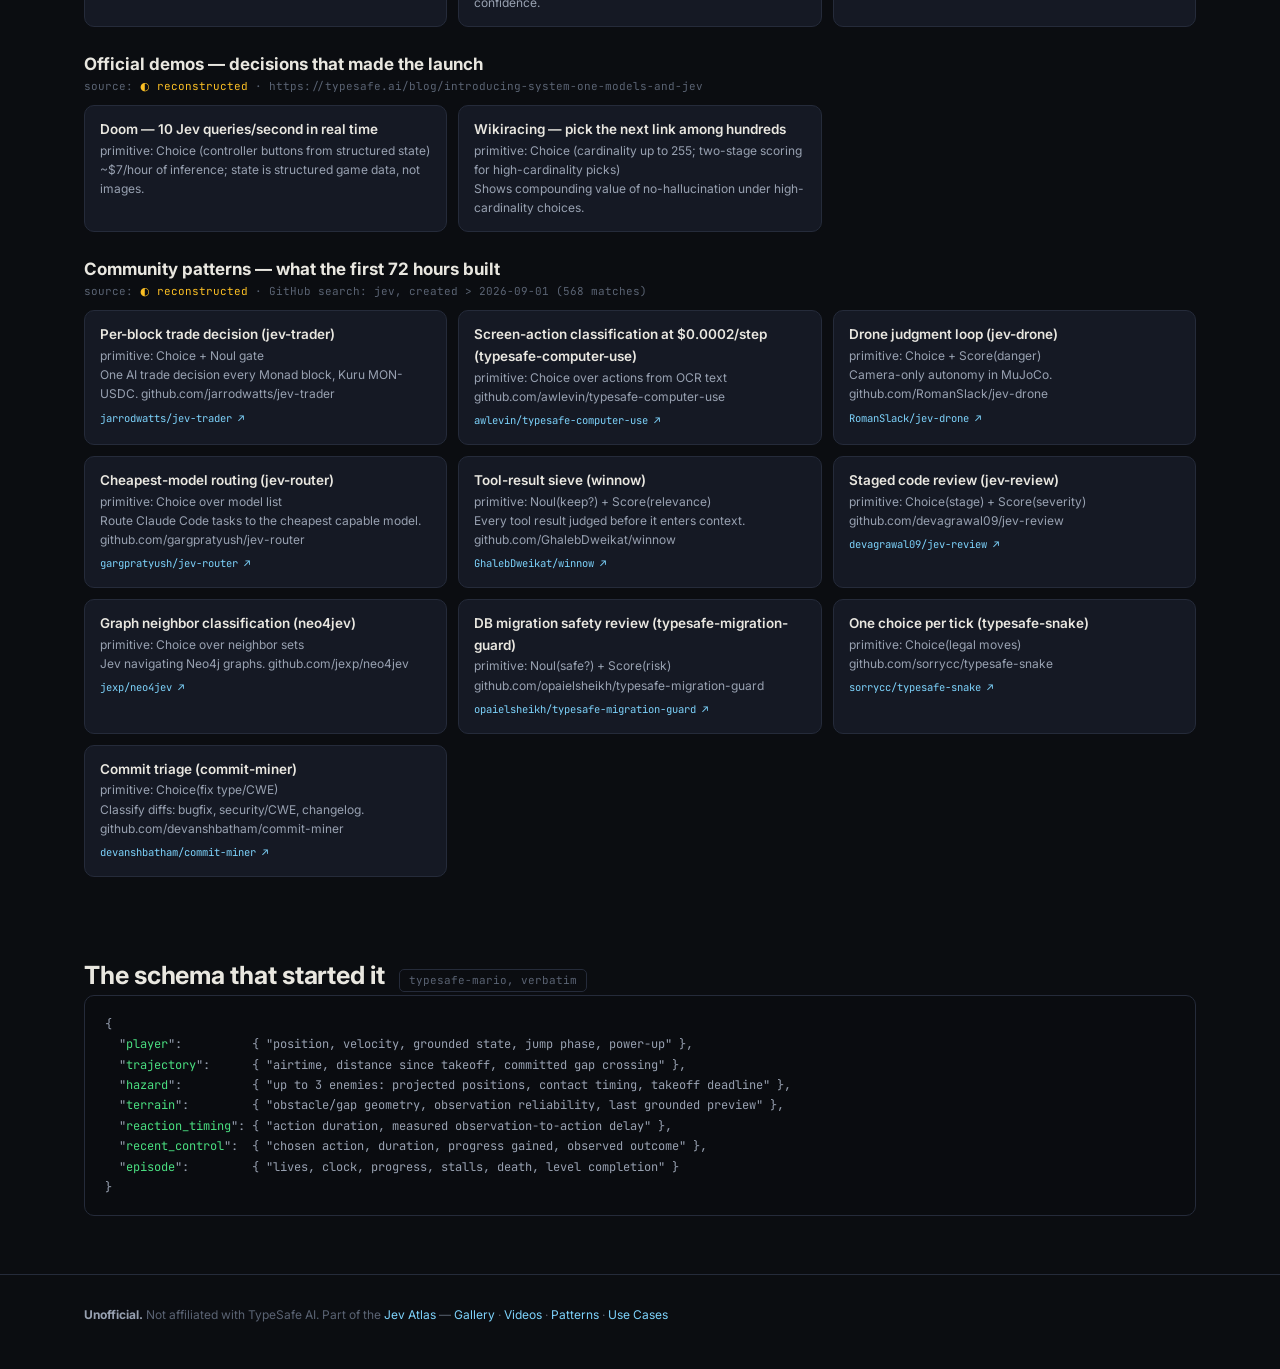
<file: site/jev-patterns/index.html>
<!DOCTYPE html>
<html lang="en">
<head>
<meta charset="UTF-8">
<meta name="viewport" content="width=device-width, initial-scale=1.0">
<title>Jev Prompts & Patterns — 42 State/Decision Patterns for Choice, Score, Noul</title>
<meta name="description" content="The complete Jev prompt library: Choice, Score and Noul primitives, state formats, 16 official cookbooks and the typesafe-mario state schema — verbatim.">
<link rel="canonical" href="https://neta.art/app/jev-prompt/jev-patterns">
<link rel="preconnect" href="https://fonts.googleapis.com">
<link rel="preconnect" href="https://fonts.gstatic.com" crossorigin>
<link href="https://fonts.googleapis.com/css2?family=Inter:wght@400;600;700;800&family=JetBrains+Mono:wght@400;700&display=swap" rel="stylesheet">
<link rel="stylesheet" href="style.css">
</head>
<body>
<header class="hero">
  <div class="wrap">
    <a class="crumb" href="/app/jev-prompt">← Jev Atlas</a>
    <span class="badge">◈ JEV PATTERNS · PART OF THE JEV ATLAS · UNOFFICIAL</span>
    <h1>Jev prompts:<br><span class="grad">the pattern library</span></h1>
    <p class="tagline">state: {…} → questions: [Choice · Score · Noul] → typed decisions</p>
    <p class="sub">Everything you need to make good Jev decisions — the official grammar verbatim, architectural patterns, all 16 cookbooks, and the community's hardest-won schemas.</p>
  </div>
</header>
<main class="wrap">
<section id="grammar"><div class="sec-head"><h2>The grammar</h2><span class="k">verbatim</span></div><div class="g-grid" id="grammar-grid"></div></section><section id="library"><div class="sec-head"><h2>Pattern library</h2><span class="k" id="p-count"></span></div><div id="prompt-sections"></div></section><section><div class="sec-head"><h2>The schema that started it</h2><span class="k">typesafe-mario, verbatim</span></div><div class="codebox" id="mario-schema"></div></section>
</main>
<footer>
  <div class="wrap">
    <p class="disc"><b>Unofficial.</b> Not affiliated with TypeSafe AI. Part of the <a href="https://neta.art/app/jev-prompt">Jev Atlas</a> — <a href="/app/jev-prompt/jev-gallery">Gallery</a> · <a href="/app/jev-prompt/jev-videos">Videos</a> · <a href="/app/jev-prompt/jev-patterns">Patterns</a> · <a href="/app/jev-prompt/jev-use-cases">Use Cases</a></p>
  </div>
</footer>

<script src="app.js"></script>
</body>
</html>
</file>
<file: site/style.css>
:root {
  --bg: #0b0d11; --bg2: #10131a; --card: #151924; --card2: #1a1f2e;
  --line: #252b3a; --ink: #e9e7e0; --dim: #98a1b1; --faint: #5a6373;
  --green: #4ade80; --amber: #fbbf24; --blue: #7dd3fc; --red: #f87171;
  --mono: "JetBrains Mono", Consolas, monospace; --sans: "Inter", sans-serif;
}
* { margin: 0; padding: 0; box-sizing: border-box; }
html { scroll-behavior: smooth; }
body { background: var(--bg); color: var(--ink); font-family: var(--sans); font-size: 15px; line-height: 1.6; -webkit-font-smoothing: antialiased; }
a { color: var(--blue); text-decoration: none; } a:hover { text-decoration: underline; }
.wrap { max-width: 1160px; margin: 0 auto; padding: 0 24px; }

/* hero */
.hero { padding: 64px 0 44px; border-bottom: 1px solid var(--line);
  background: radial-gradient(ellipse 60% 50% at 70% -10%, rgba(74,222,128,.08), transparent),
              radial-gradient(ellipse 40% 40% at 15% 0%, rgba(125,211,252,.05), transparent); }
.badge { display: inline-block; font-family: var(--mono); font-size: 11px; letter-spacing: .14em; color: var(--green);
  border: 1px solid rgba(74,222,128,.35); border-radius: 99px; padding: 5px 14px; margin-bottom: 20px; background: rgba(74,222,128,.06); }
h1 { font-size: clamp(38px, 6.5vw, 64px); font-weight: 800; letter-spacing: -.03em; line-height: 1.04; }
h1 .grad { background: linear-gradient(92deg, var(--green), var(--blue) 70%); -webkit-background-clip: text; background-clip: text; color: transparent; }
.tagline { font-family: var(--mono); color: var(--amber); font-size: 14px; margin-top: 14px; }
.sub { color: var(--dim); max-width: 700px; margin-top: 12px; } .sub b { color: var(--ink); }
.cta { margin-top: 22px; display: flex; gap: 12px; flex-wrap: wrap; }
.btn { display: inline-block; font-family: var(--mono); font-size: 13px; padding: 10px 18px; border-radius: 8px;
  border: 1px solid var(--line); color: var(--ink); cursor: pointer; background: transparent; transition: .15s; }
.btn:hover { text-decoration: none; transform: translateY(-1px); border-color: var(--faint); }
.btn.primary { background: var(--green); color: #08120b; border-color: var(--green); font-weight: 700; }
.stats { display: flex; gap: 30px; flex-wrap: wrap; margin-top: 34px; }
.stat .num { font-family: var(--mono); font-size: 30px; font-weight: 700; color: var(--green); letter-spacing: -.02em; }
.stat .lbl { font-family: var(--mono); font-size: 11px; color: var(--faint); letter-spacing: .08em; text-transform: uppercase; }

/* sections */
section { padding: 48px 0 6px; }
.sec-head { display: flex; align-items: baseline; gap: 14px; flex-wrap: wrap; }
.sec-head h2 { font-size: 25px; font-weight: 700; letter-spacing: -.01em; }
.sec-head .k { font-family: var(--mono); font-size: 11px; color: var(--faint); border: 1px solid var(--line); padding: 2px 9px; border-radius: 5px; }
.sec-sub { color: var(--dim); font-size: 14px; margin: 6px 0 20px; max-width: 820px; }

/* mario / video */
.mario { display: grid; grid-template-columns: 1.05fr .95fr; gap: 22px; margin-bottom: 14px; }
.video-box { position: sticky; top: 20px; align-self: start; }
.video-box video { width: 100%; border-radius: 12px; border: 1px solid var(--line); background: #000; display: block; }
.video-cap { font-family: var(--mono); font-size: 11px; color: var(--faint); margin-top: 8px; letter-spacing: .04em; }
.mario-facts { display: flex; gap: 20px; flex-wrap: wrap; margin-bottom: 14px; }
.mfact .n { font-family: var(--mono); font-size: 21px; font-weight: 700; color: var(--amber); }
.mfact .l { font-family: var(--mono); font-size: 10.5px; color: var(--faint); text-transform: uppercase; letter-spacing: .07em; }
.arch { font-family: var(--mono); font-size: 12px; line-height: 1.9; background: #0a0c10; border: 1px solid var(--line);
  border-radius: 10px; padding: 14px 16px; white-space: pre-wrap; color: var(--dim); margin-bottom: 14px; }
.mario-links { display: flex; gap: 10px; flex-wrap: wrap; }
.codebox { font-family: var(--mono); font-size: 12px; line-height: 1.7; background: #0a0c10; border: 1px solid var(--line);
  border-radius: 10px; padding: 18px 20px; white-space: pre-wrap; color: var(--dim); overflow-x: auto; }
.codebox .k2 { color: var(--green); }

/* grammar */
.g-grid { display: grid; grid-template-columns: repeat(auto-fill, minmax(300px, 1fr)); gap: 14px; }
.gcard { background: linear-gradient(180deg, var(--card2), var(--card)); border: 1px solid var(--line); border-radius: 12px; padding: 16px; }
.gcard .gt { font-family: var(--mono); font-size: 13px; font-weight: 700; color: var(--green); }
.gcard .gc { font-family: var(--mono); font-size: 12px; background: #0a0c10; border: 1px solid var(--line); border-radius: 8px; padding: 9px 11px; margin: 9px 0; color: var(--blue); white-space: pre-wrap; }
.gcard .gu { font-size: 12.5px; color: var(--dim); }

/* library */
.psec { margin-bottom: 24px; }
.psec h3 { font-size: 17px; }
.psec .src { font-family: var(--mono); font-size: 11px; color: var(--faint); margin-bottom: 10px; }
.psec .src .v { color: var(--green); } .psec .src .r { color: var(--amber); }
.pgrid { display: grid; grid-template-columns: repeat(auto-fill, minmax(320px, 1fr)); gap: 11px; }
.pcard { background: var(--card); border: 1px solid var(--line); border-radius: 10px; padding: 13px 15px; transition: .15s; }
.pcard:hover { border-color: var(--faint); }
.pcard .pt { font-weight: 600; font-size: 13.5px; }
.pcard .pc { font-family: var(--mono); font-size: 11px; background: #0a0c10; border: 1px solid var(--line); border-radius: 7px; padding: 7px 9px; margin: 7px 0; color: var(--blue); white-space: pre-wrap; max-height: 150px; overflow: auto; }
.pcard .pu { font-size: 12px; color: var(--dim); }
.pcard a.sl { font-family: var(--mono); font-size: 10.5px; display: inline-block; margin-top: 6px; margin-right: 12px; }

/* showcase grid — image cards */
.filters { display: flex; gap: 8px; flex-wrap: wrap; margin-bottom: 16px; }
.filters button { font-family: var(--mono); font-size: 12px; padding: 6px 13px; border-radius: 99px; border: 1px solid var(--line);
  background: transparent; color: var(--dim); cursor: pointer; transition: .15s; }
.filters button:hover { border-color: var(--faint); color: var(--ink); }
.filters button.on { background: var(--green); color: #08120b; border-color: var(--green); font-weight: 700; }
.rgrid { display: grid; grid-template-columns: repeat(auto-fill, minmax(250px, 1fr)); gap: 14px; }
.rcard { background: var(--card); border: 1px solid var(--line); border-radius: 12px; overflow: hidden; display: flex; flex-direction: column; transition: .15s; }
.rcard:hover { border-color: #3d465c; transform: translateY(-3px); box-shadow: 0 10px 28px rgba(0,0,0,.45); }
.rcard .rimg { position: relative; aspect-ratio: 2 / 1; background: var(--bg2); display: block; }
.rcard .rimg img { width: 100%; height: 100%; object-fit: cover; object-position: top; display: block; }
.rcard .rimg .vid {
  position: absolute; inset: 0; width: 100%; height: 100%; object-fit: cover; object-position: top;
}
.rcard .rk { position: absolute; top: 8px; left: 8px; font-family: var(--mono); font-size: 10px; background: rgba(10,12,16,.85);
  border: 1px solid var(--line); color: var(--green); border-radius: 5px; padding: 2px 8px; }
.rcard .rk.gold { color: #0c1208; background: var(--amber); border-color: var(--amber); font-weight: 700; }
.rcard .rbody { padding: 12px 14px 13px; display: flex; flex-direction: column; gap: 6px; flex: 1; }
.rcard .rt { font-family: var(--mono); font-size: 12.5px; font-weight: 700; color: var(--blue); line-height: 1.4; }
.rcard .rt span { color: var(--faint); font-weight: 400; }
.rcard .rd { font-size: 12px; color: var(--dim); flex: 1; display: -webkit-box; -webkit-line-clamp: 3; -webkit-box-orient: vertical; overflow: hidden; }
.rcard .rfoot { display: flex; justify-content: space-between; align-items: center; font-family: var(--mono); font-size: 10.5px; color: var(--faint); }
.rcard .rfoot .st { color: var(--amber); font-weight: 700; }
.rcard .rfoot .pair { color: var(--blue); }
.tailnote { font-family: var(--mono); font-size: 11px; color: var(--faint); margin-top: 16px; }

/* timeline + tweets */
.tl { border-left: 2px solid var(--line); margin: 0 0 24px 8px; }
.tl-item { position: relative; padding: 0 0 20px 24px; }
.tl-item::before { content: ""; position: absolute; left: -7px; top: 7px; width: 12px; height: 12px; border-radius: 50%; background: var(--bg); border: 2px solid var(--green); }
.tl-date { font-family: var(--mono); font-size: 12px; color: var(--amber); }
.tl-title { font-weight: 700; font-size: 15px; }
.tl-detail { color: var(--dim); font-size: 13.5px; }
.grid { display: grid; grid-template-columns: repeat(auto-fill, minmax(300px, 1fr)); gap: 13px; }
.tweet { background: var(--card); border: 1px solid var(--line); border-radius: 12px; padding: 15px; display: flex; flex-direction: column; gap: 8px; transition: .15s; }
.tweet:hover { border-color: var(--faint); transform: translateY(-2px); }
.tweet .who { display: flex; align-items: center; gap: 10px; }
.tweet .avi { width: 32px; height: 32px; border-radius: 50%; display: grid; place-items: center; font-weight: 700; font-size: 13px; background: linear-gradient(135deg,#233,#345); border: 1px solid var(--line); color: var(--green); font-family: var(--mono); }
.tweet .nm { font-weight: 600; font-size: 13.5px; } .tweet .hd { font-family: var(--mono); font-size: 11.5px; color: var(--faint); }
.tweet .txt { font-size: 13px; white-space: pre-wrap; }
.tweet .txt.cite { color: var(--dim); font-style: italic; }
.tweet .timg { width: 100%; border-radius: 8px; border: 1px solid var(--line); display: block; }
.tweet .meta { font-family: var(--mono); font-size: 11.5px; color: var(--faint); display: flex; gap: 12px; flex-wrap: wrap; margin-top: auto; }
.tweet .meta .hot { color: var(--amber); }
.chip-hn { font-family: var(--mono); font-size: 10px; color: var(--blue); border: 1px dashed rgba(125,211,252,.4); border-radius: 5px; padding: 2px 8px; align-self: flex-start; }

/* official */
.official { display: grid; grid-template-columns: repeat(auto-fill, minmax(230px, 1fr)); gap: 11px; }
.official a { display: block; border: 1px solid var(--line); border-radius: 10px; padding: 12px 14px; transition: .15s; background: var(--card); }
.official a:hover { border-color: var(--green); text-decoration: none; }
.official .ol { font-family: var(--mono); font-size: 12.5px; font-weight: 700; }
.official .on { font-size: 12px; color: var(--dim); margin-top: 2px; }

footer { margin-top: 52px; border-top: 1px solid var(--line); padding: 30px 0 44px; }
footer .disc { font-size: 12px; color: var(--faint); max-width: 800px; }
footer .disc b { color: var(--dim); }
footer .mono { font-family: var(--mono); font-size: 11px; color: var(--faint); margin-top: 12px; letter-spacing: .06em; }

@media (max-width: 860px) { .mario { grid-template-columns: 1fr; } .video-box { position: static; } }

.filter-hint { font-family: var(--mono); font-size: 10.5px; color: var(--faint); align-self: center; margin-left: 4px; }

/* hero banner */
.hero-banner { display: block; width: 100%; border-radius: 14px; border: 1px solid var(--line); margin-top: 30px; }

/* mario still */
.video-box img.still { width: 100%; border-radius: 12px; border: 1px solid var(--line); display: block; }

/* youtube cards */
.ytrow { display: grid; grid-template-columns: repeat(auto-fill, minmax(240px, 1fr)); gap: 14px; margin-bottom: 18px; }
.ytcard { display: block; background: var(--card); border: 1px solid var(--line); border-radius: 12px; overflow: hidden; transition: .15s; }
.ytcard:hover { border-color: var(--faint); transform: translateY(-2px); text-decoration: none; }
.ytcard .yimg { position: relative; aspect-ratio: 4/3; background: var(--bg2); }
.ytcard .yimg img { width: 100%; height: 100%; object-fit: cover; display: block; }
.ytcard .yimg.noimg img { display: none; }
.ytcard .yimg .play { position: absolute; top: 50%; left: 50%; transform: translate(-50%,-50%); width: 44px; height: 44px;
  border-radius: 50%; background: rgba(74,222,128,.92); color: #08120b; display: grid; place-items: center; font-size: 17px; }
.ytcard .yimg.noimg .play { position: static; transform: none; margin: 40px auto; }
.ytcard .yt { font-size: 13px; font-weight: 600; padding: 10px 12px 2px; line-height: 1.4; }
.ytcard .yw { font-family: var(--mono); font-size: 10.5px; color: var(--faint); padding: 0 12px 11px; }

/* video wall */
.vgrid { display: grid; grid-template-columns: repeat(auto-fill, minmax(280px, 1fr)); gap: 14px; }
.vcard { position: relative; background: var(--card); border: 1px solid var(--line); border-radius: 12px; overflow: hidden; padding-bottom: 10px; transition: .15s; }
.vcard:hover { border-color: var(--faint); transform: translateY(-2px); }
.vcard video { width: 100%; aspect-ratio: 16/10; object-fit: cover; display: block; background: #000; }
.vcard .vt { font-size: 13px; font-weight: 600; padding: 9px 12px 1px; }
.vcard .vw { font-family: var(--mono); font-size: 10.5px; color: var(--faint); padding: 0 12px; }
.vcard .vlink { position: absolute; top: 8px; right: 8px; font-family: var(--mono); font-size: 10px; background: rgba(10,12,16,.8); border: 1px solid var(--line); border-radius: 5px; padding: 2px 8px; }

/* worth-study picks */
.study-row { display: grid; grid-template-columns: repeat(auto-fill, minmax(330px, 1fr)); gap: 10px; margin-bottom: 20px; }
.study { display: flex; gap: 12px; align-items: flex-start; background: linear-gradient(180deg, var(--card2), var(--card)); border: 1px solid var(--line); border-radius: 11px; padding: 12px 14px; transition: .15s; }
.study:hover { border-color: var(--green); transform: translateY(-1px); text-decoration: none; }
.study .si { font-size: 20px; line-height: 1.3; }
.study .st { font-weight: 700; font-size: 13.5px; color: var(--ink); }
.study .st span { color: var(--blue); font-family: var(--mono); font-weight: 400; font-size: 12px; }
.study .sd { font-size: 12px; color: var(--dim); margin-top: 2px; }

/* github cta */
.btn.gh { background: #161b22; border-color: #30363d; color: #e9e7e0; font-weight: 700; }
.btn.gh:hover { border-color: #6e7681; }
</file>
<file: site/jev-gallery/style.css>
:root {
  --bg: #0b0d11; --bg2: #10131a; --card: #151924; --card2: #1a1f2e;
  --line: #252b3a; --ink: #e9e7e0; --dim: #98a1b1; --faint: #5a6373;
  --green: #4ade80; --amber: #fbbf24; --blue: #7dd3fc; --red: #f87171;
  --mono: "JetBrains Mono", Consolas, monospace; --sans: "Inter", sans-serif;
}
* { margin: 0; padding: 0; box-sizing: border-box; }
html { scroll-behavior: smooth; }
body { background: var(--bg); color: var(--ink); font-family: var(--sans); font-size: 15px; line-height: 1.6; -webkit-font-smoothing: antialiased; }
a { color: var(--blue); text-decoration: none; } a:hover { text-decoration: underline; }
.wrap { max-width: 1160px; margin: 0 auto; padding: 0 24px; }

/* hero */
.hero { padding: 64px 0 44px; border-bottom: 1px solid var(--line);
  background: radial-gradient(ellipse 60% 50% at 70% -10%, rgba(74,222,128,.08), transparent),
              radial-gradient(ellipse 40% 40% at 15% 0%, rgba(125,211,252,.05), transparent); }
.badge { display: inline-block; font-family: var(--mono); font-size: 11px; letter-spacing: .14em; color: var(--green);
  border: 1px solid rgba(74,222,128,.35); border-radius: 99px; padding: 5px 14px; margin-bottom: 20px; background: rgba(74,222,128,.06); }
h1 { font-size: clamp(38px, 6.5vw, 64px); font-weight: 800; letter-spacing: -.03em; line-height: 1.04; }
h1 .grad { background: linear-gradient(92deg, var(--green), var(--blue) 70%); -webkit-background-clip: text; background-clip: text; color: transparent; }
.tagline { font-family: var(--mono); color: var(--amber); font-size: 14px; margin-top: 14px; }
.sub { color: var(--dim); max-width: 700px; margin-top: 12px; } .sub b { color: var(--ink); }
.cta { margin-top: 22px; display: flex; gap: 12px; flex-wrap: wrap; }
.btn { display: inline-block; font-family: var(--mono); font-size: 13px; padding: 10px 18px; border-radius: 8px;
  border: 1px solid var(--line); color: var(--ink); cursor: pointer; background: transparent; transition: .15s; }
.btn:hover { text-decoration: none; transform: translateY(-1px); border-color: var(--faint); }
.btn.primary { background: var(--green); color: #08120b; border-color: var(--green); font-weight: 700; }
.stats { display: flex; gap: 30px; flex-wrap: wrap; margin-top: 34px; }
.stat .num { font-family: var(--mono); font-size: 30px; font-weight: 700; color: var(--green); letter-spacing: -.02em; }
.stat .lbl { font-family: var(--mono); font-size: 11px; color: var(--faint); letter-spacing: .08em; text-transform: uppercase; }

/* sections */
section { padding: 48px 0 6px; }
.sec-head { display: flex; align-items: baseline; gap: 14px; flex-wrap: wrap; }
.sec-head h2 { font-size: 25px; font-weight: 700; letter-spacing: -.01em; }
.sec-head .k { font-family: var(--mono); font-size: 11px; color: var(--faint); border: 1px solid var(--line); padding: 2px 9px; border-radius: 5px; }
.sec-sub { color: var(--dim); font-size: 14px; margin: 6px 0 20px; max-width: 820px; }

/* mario / video */
.mario { display: grid; grid-template-columns: 1.05fr .95fr; gap: 22px; margin-bottom: 14px; }
.video-box { position: sticky; top: 20px; align-self: start; }
.video-box video { width: 100%; border-radius: 12px; border: 1px solid var(--line); background: #000; display: block; }
.video-cap { font-family: var(--mono); font-size: 11px; color: var(--faint); margin-top: 8px; letter-spacing: .04em; }
.mario-facts { display: flex; gap: 20px; flex-wrap: wrap; margin-bottom: 14px; }
.mfact .n { font-family: var(--mono); font-size: 21px; font-weight: 700; color: var(--amber); }
.mfact .l { font-family: var(--mono); font-size: 10.5px; color: var(--faint); text-transform: uppercase; letter-spacing: .07em; }
.arch { font-family: var(--mono); font-size: 12px; line-height: 1.9; background: #0a0c10; border: 1px solid var(--line);
  border-radius: 10px; padding: 14px 16px; white-space: pre-wrap; color: var(--dim); margin-bottom: 14px; }
.mario-links { display: flex; gap: 10px; flex-wrap: wrap; }
.codebox { font-family: var(--mono); font-size: 12px; line-height: 1.7; background: #0a0c10; border: 1px solid var(--line);
  border-radius: 10px; padding: 18px 20px; white-space: pre-wrap; color: var(--dim); overflow-x: auto; }
.codebox .k2 { color: var(--green); }

/* grammar */
.g-grid { display: grid; grid-template-columns: repeat(auto-fill, minmax(300px, 1fr)); gap: 14px; }
.gcard { background: linear-gradient(180deg, var(--card2), var(--card)); border: 1px solid var(--line); border-radius: 12px; padding: 16px; }
.gcard .gt { font-family: var(--mono); font-size: 13px; font-weight: 700; color: var(--green); }
.gcard .gc { font-family: var(--mono); font-size: 12px; background: #0a0c10; border: 1px solid var(--line); border-radius: 8px; padding: 9px 11px; margin: 9px 0; color: var(--blue); white-space: pre-wrap; }
.gcard .gu { font-size: 12.5px; color: var(--dim); }

/* library */
.psec { margin-bottom: 24px; }
.psec h3 { font-size: 17px; }
.psec .src { font-family: var(--mono); font-size: 11px; color: var(--faint); margin-bottom: 10px; }
.psec .src .v { color: var(--green); } .psec .src .r { color: var(--amber); }
.pgrid { display: grid; grid-template-columns: repeat(auto-fill, minmax(320px, 1fr)); gap: 11px; }
.pcard { background: var(--card); border: 1px solid var(--line); border-radius: 10px; padding: 13px 15px; transition: .15s; }
.pcard:hover { border-color: var(--faint); }
.pcard .pt { font-weight: 600; font-size: 13.5px; }
.pcard .pc { font-family: var(--mono); font-size: 11px; background: #0a0c10; border: 1px solid var(--line); border-radius: 7px; padding: 7px 9px; margin: 7px 0; color: var(--blue); white-space: pre-wrap; max-height: 150px; overflow: auto; }
.pcard .pu { font-size: 12px; color: var(--dim); }
.pcard a.sl { font-family: var(--mono); font-size: 10.5px; display: inline-block; margin-top: 6px; margin-right: 12px; }

/* showcase grid — image cards */
.filters { display: flex; gap: 8px; flex-wrap: wrap; margin-bottom: 16px; }
.filters button { font-family: var(--mono); font-size: 12px; padding: 6px 13px; border-radius: 99px; border: 1px solid var(--line);
  background: transparent; color: var(--dim); cursor: pointer; transition: .15s; }
.filters button:hover { border-color: var(--faint); color: var(--ink); }
.filters button.on { background: var(--green); color: #08120b; border-color: var(--green); font-weight: 700; }
.rgrid { display: grid; grid-template-columns: repeat(auto-fill, minmax(250px, 1fr)); gap: 14px; }
.rcard { background: var(--card); border: 1px solid var(--line); border-radius: 12px; overflow: hidden; display: flex; flex-direction: column; transition: .15s; }
.rcard:hover { border-color: #3d465c; transform: translateY(-3px); box-shadow: 0 10px 28px rgba(0,0,0,.45); }
.rcard .rimg { position: relative; aspect-ratio: 2 / 1; background: var(--bg2); display: block; }
.rcard .rimg img { width: 100%; height: 100%; object-fit: cover; object-position: top; display: block; }
.rcard .rimg .vid {
  position: absolute; inset: 0; width: 100%; height: 100%; object-fit: cover; object-position: top;
}
.rcard .rk { position: absolute; top: 8px; left: 8px; font-family: var(--mono); font-size: 10px; background: rgba(10,12,16,.85);
  border: 1px solid var(--line); color: var(--green); border-radius: 5px; padding: 2px 8px; }
.rcard .rk.gold { color: #0c1208; background: var(--amber); border-color: var(--amber); font-weight: 700; }
.rcard .rbody { padding: 12px 14px 13px; display: flex; flex-direction: column; gap: 6px; flex: 1; }
.rcard .rt { font-family: var(--mono); font-size: 12.5px; font-weight: 700; color: var(--blue); line-height: 1.4; }
.rcard .rt span { color: var(--faint); font-weight: 400; }
.rcard .rd { font-size: 12px; color: var(--dim); flex: 1; display: -webkit-box; -webkit-line-clamp: 3; -webkit-box-orient: vertical; overflow: hidden; }
.rcard .rfoot { display: flex; justify-content: space-between; align-items: center; font-family: var(--mono); font-size: 10.5px; color: var(--faint); }
.rcard .rfoot .st { color: var(--amber); font-weight: 700; }
.rcard .rfoot .pair { color: var(--blue); }
.tailnote { font-family: var(--mono); font-size: 11px; color: var(--faint); margin-top: 16px; }

/* timeline + tweets */
.tl { border-left: 2px solid var(--line); margin: 0 0 24px 8px; }
.tl-item { position: relative; padding: 0 0 20px 24px; }
.tl-item::before { content: ""; position: absolute; left: -7px; top: 7px; width: 12px; height: 12px; border-radius: 50%; background: var(--bg); border: 2px solid var(--green); }
.tl-date { font-family: var(--mono); font-size: 12px; color: var(--amber); }
.tl-title { font-weight: 700; font-size: 15px; }
.tl-detail { color: var(--dim); font-size: 13.5px; }
.grid { display: grid; grid-template-columns: repeat(auto-fill, minmax(300px, 1fr)); gap: 13px; }
.tweet { background: var(--card); border: 1px solid var(--line); border-radius: 12px; padding: 15px; display: flex; flex-direction: column; gap: 8px; transition: .15s; }
.tweet:hover { border-color: var(--faint); transform: translateY(-2px); }
.tweet .who { display: flex; align-items: center; gap: 10px; }
.tweet .avi { width: 32px; height: 32px; border-radius: 50%; display: grid; place-items: center; font-weight: 700; font-size: 13px; background: linear-gradient(135deg,#233,#345); border: 1px solid var(--line); color: var(--green); font-family: var(--mono); }
.tweet .nm { font-weight: 600; font-size: 13.5px; } .tweet .hd { font-family: var(--mono); font-size: 11.5px; color: var(--faint); }
.tweet .txt { font-size: 13px; white-space: pre-wrap; }
.tweet .txt.cite { color: var(--dim); font-style: italic; }
.tweet .timg { width: 100%; border-radius: 8px; border: 1px solid var(--line); display: block; }
.tweet .meta { font-family: var(--mono); font-size: 11.5px; color: var(--faint); display: flex; gap: 12px; flex-wrap: wrap; margin-top: auto; }
.tweet .meta .hot { color: var(--amber); }
.chip-hn { font-family: var(--mono); font-size: 10px; color: var(--blue); border: 1px dashed rgba(125,211,252,.4); border-radius: 5px; padding: 2px 8px; align-self: flex-start; }

/* official */
.official { display: grid; grid-template-columns: repeat(auto-fill, minmax(230px, 1fr)); gap: 11px; }
.official a { display: block; border: 1px solid var(--line); border-radius: 10px; padding: 12px 14px; transition: .15s; background: var(--card); }
.official a:hover { border-color: var(--green); text-decoration: none; }
.official .ol { font-family: var(--mono); font-size: 12.5px; font-weight: 700; }
.official .on { font-size: 12px; color: var(--dim); margin-top: 2px; }

footer { margin-top: 52px; border-top: 1px solid var(--line); padding: 30px 0 44px; }
footer .disc { font-size: 12px; color: var(--faint); max-width: 800px; }
footer .disc b { color: var(--dim); }
footer .mono { font-family: var(--mono); font-size: 11px; color: var(--faint); margin-top: 12px; letter-spacing: .06em; }

@media (max-width: 860px) { .mario { grid-template-columns: 1fr; } .video-box { position: static; } }

.filter-hint { font-family: var(--mono); font-size: 10.5px; color: var(--faint); align-self: center; margin-left: 4px; }

/* hero banner */
.hero-banner { display: block; width: 100%; border-radius: 14px; border: 1px solid var(--line); margin-top: 30px; }

/* mario still */
.video-box img.still { width: 100%; border-radius: 12px; border: 1px solid var(--line); display: block; }

/* youtube cards */
.ytrow { display: grid; grid-template-columns: repeat(auto-fill, minmax(240px, 1fr)); gap: 14px; margin-bottom: 18px; }
.ytcard { display: block; background: var(--card); border: 1px solid var(--line); border-radius: 12px; overflow: hidden; transition: .15s; }
.ytcard:hover { border-color: var(--faint); transform: translateY(-2px); text-decoration: none; }
.ytcard .yimg { position: relative; aspect-ratio: 4/3; background: var(--bg2); }
.ytcard .yimg img { width: 100%; height: 100%; object-fit: cover; display: block; }
.ytcard .yimg.noimg img { display: none; }
.ytcard .yimg .play { position: absolute; top: 50%; left: 50%; transform: translate(-50%,-50%); width: 44px; height: 44px;
  border-radius: 50%; background: rgba(74,222,128,.92); color: #08120b; display: grid; place-items: center; font-size: 17px; }
.ytcard .yimg.noimg .play { position: static; transform: none; margin: 40px auto; }
.ytcard .yt { font-size: 13px; font-weight: 600; padding: 10px 12px 2px; line-height: 1.4; }
.ytcard .yw { font-family: var(--mono); font-size: 10.5px; color: var(--faint); padding: 0 12px 11px; }

/* video wall */
.vgrid { display: grid; grid-template-columns: repeat(auto-fill, minmax(280px, 1fr)); gap: 14px; }
.vcard { position: relative; background: var(--card); border: 1px solid var(--line); border-radius: 12px; overflow: hidden; padding-bottom: 10px; transition: .15s; }
.vcard:hover { border-color: var(--faint); transform: translateY(-2px); }
.vcard video { width: 100%; aspect-ratio: 16/10; object-fit: cover; display: block; background: #000; }
.vcard .vt { font-size: 13px; font-weight: 600; padding: 9px 12px 1px; }
.vcard .vw { font-family: var(--mono); font-size: 10.5px; color: var(--faint); padding: 0 12px; }
.vcard .vlink { position: absolute; top: 8px; right: 8px; font-family: var(--mono); font-size: 10px; background: rgba(10,12,16,.8); border: 1px solid var(--line); border-radius: 5px; padding: 2px 8px; }

/* worth-study picks */
.study-row { display: grid; grid-template-columns: repeat(auto-fill, minmax(330px, 1fr)); gap: 10px; margin-bottom: 20px; }
.study { display: flex; gap: 12px; align-items: flex-start; background: linear-gradient(180deg, var(--card2), var(--card)); border: 1px solid var(--line); border-radius: 11px; padding: 12px 14px; transition: .15s; }
.study:hover { border-color: var(--green); transform: translateY(-1px); text-decoration: none; }
.study .si { font-size: 20px; line-height: 1.3; }
.study .st { font-weight: 700; font-size: 13.5px; color: var(--ink); }
.study .st span { color: var(--blue); font-family: var(--mono); font-weight: 400; font-size: 12px; }
.study .sd { font-size: 12px; color: var(--dim); margin-top: 2px; }

/* github cta */
.btn.gh { background: #161b22; border-color: #30363d; color: #e9e7e0; font-weight: 700; }
.btn.gh:hover { border-color: #6e7681; }
</file>
<file: site/jev-patterns/style.css>
:root {
  --bg: #0b0d11; --bg2: #10131a; --card: #151924; --card2: #1a1f2e;
  --line: #252b3a; --ink: #e9e7e0; --dim: #98a1b1; --faint: #5a6373;
  --green: #4ade80; --amber: #fbbf24; --blue: #7dd3fc; --red: #f87171;
  --mono: "JetBrains Mono", Consolas, monospace; --sans: "Inter", sans-serif;
}
* { margin: 0; padding: 0; box-sizing: border-box; }
html { scroll-behavior: smooth; }
body { background: var(--bg); color: var(--ink); font-family: var(--sans); font-size: 15px; line-height: 1.6; -webkit-font-smoothing: antialiased; }
a { color: var(--blue); text-decoration: none; } a:hover { text-decoration: underline; }
.wrap { max-width: 1160px; margin: 0 auto; padding: 0 24px; }

/* hero */
.hero { padding: 64px 0 44px; border-bottom: 1px solid var(--line);
  background: radial-gradient(ellipse 60% 50% at 70% -10%, rgba(74,222,128,.08), transparent),
              radial-gradient(ellipse 40% 40% at 15% 0%, rgba(125,211,252,.05), transparent); }
.badge { display: inline-block; font-family: var(--mono); font-size: 11px; letter-spacing: .14em; color: var(--green);
  border: 1px solid rgba(74,222,128,.35); border-radius: 99px; padding: 5px 14px; margin-bottom: 20px; background: rgba(74,222,128,.06); }
h1 { font-size: clamp(38px, 6.5vw, 64px); font-weight: 800; letter-spacing: -.03em; line-height: 1.04; }
h1 .grad { background: linear-gradient(92deg, var(--green), var(--blue) 70%); -webkit-background-clip: text; background-clip: text; color: transparent; }
.tagline { font-family: var(--mono); color: var(--amber); font-size: 14px; margin-top: 14px; }
.sub { color: var(--dim); max-width: 700px; margin-top: 12px; } .sub b { color: var(--ink); }
.cta { margin-top: 22px; display: flex; gap: 12px; flex-wrap: wrap; }
.btn { display: inline-block; font-family: var(--mono); font-size: 13px; padding: 10px 18px; border-radius: 8px;
  border: 1px solid var(--line); color: var(--ink); cursor: pointer; background: transparent; transition: .15s; }
.btn:hover { text-decoration: none; transform: translateY(-1px); border-color: var(--faint); }
.btn.primary { background: var(--green); color: #08120b; border-color: var(--green); font-weight: 700; }
.stats { display: flex; gap: 30px; flex-wrap: wrap; margin-top: 34px; }
.stat .num { font-family: var(--mono); font-size: 30px; font-weight: 700; color: var(--green); letter-spacing: -.02em; }
.stat .lbl { font-family: var(--mono); font-size: 11px; color: var(--faint); letter-spacing: .08em; text-transform: uppercase; }

/* sections */
section { padding: 48px 0 6px; }
.sec-head { display: flex; align-items: baseline; gap: 14px; flex-wrap: wrap; }
.sec-head h2 { font-size: 25px; font-weight: 700; letter-spacing: -.01em; }
.sec-head .k { font-family: var(--mono); font-size: 11px; color: var(--faint); border: 1px solid var(--line); padding: 2px 9px; border-radius: 5px; }
.sec-sub { color: var(--dim); font-size: 14px; margin: 6px 0 20px; max-width: 820px; }

/* mario / video */
.mario { display: grid; grid-template-columns: 1.05fr .95fr; gap: 22px; margin-bottom: 14px; }
.video-box { position: sticky; top: 20px; align-self: start; }
.video-box video { width: 100%; border-radius: 12px; border: 1px solid var(--line); background: #000; display: block; }
.video-cap { font-family: var(--mono); font-size: 11px; color: var(--faint); margin-top: 8px; letter-spacing: .04em; }
.mario-facts { display: flex; gap: 20px; flex-wrap: wrap; margin-bottom: 14px; }
.mfact .n { font-family: var(--mono); font-size: 21px; font-weight: 700; color: var(--amber); }
.mfact .l { font-family: var(--mono); font-size: 10.5px; color: var(--faint); text-transform: uppercase; letter-spacing: .07em; }
.arch { font-family: var(--mono); font-size: 12px; line-height: 1.9; background: #0a0c10; border: 1px solid var(--line);
  border-radius: 10px; padding: 14px 16px; white-space: pre-wrap; color: var(--dim); margin-bottom: 14px; }
.mario-links { display: flex; gap: 10px; flex-wrap: wrap; }
.codebox { font-family: var(--mono); font-size: 12px; line-height: 1.7; background: #0a0c10; border: 1px solid var(--line);
  border-radius: 10px; padding: 18px 20px; white-space: pre-wrap; color: var(--dim); overflow-x: auto; }
.codebox .k2 { color: var(--green); }

/* grammar */
.g-grid { display: grid; grid-template-columns: repeat(auto-fill, minmax(300px, 1fr)); gap: 14px; }
.gcard { background: linear-gradient(180deg, var(--card2), var(--card)); border: 1px solid var(--line); border-radius: 12px; padding: 16px; }
.gcard .gt { font-family: var(--mono); font-size: 13px; font-weight: 700; color: var(--green); }
.gcard .gc { font-family: var(--mono); font-size: 12px; background: #0a0c10; border: 1px solid var(--line); border-radius: 8px; padding: 9px 11px; margin: 9px 0; color: var(--blue); white-space: pre-wrap; }
.gcard .gu { font-size: 12.5px; color: var(--dim); }

/* library */
.psec { margin-bottom: 24px; }
.psec h3 { font-size: 17px; }
.psec .src { font-family: var(--mono); font-size: 11px; color: var(--faint); margin-bottom: 10px; }
.psec .src .v { color: var(--green); } .psec .src .r { color: var(--amber); }
.pgrid { display: grid; grid-template-columns: repeat(auto-fill, minmax(320px, 1fr)); gap: 11px; }
.pcard { background: var(--card); border: 1px solid var(--line); border-radius: 10px; padding: 13px 15px; transition: .15s; }
.pcard:hover { border-color: var(--faint); }
.pcard .pt { font-weight: 600; font-size: 13.5px; }
.pcard .pc { font-family: var(--mono); font-size: 11px; background: #0a0c10; border: 1px solid var(--line); border-radius: 7px; padding: 7px 9px; margin: 7px 0; color: var(--blue); white-space: pre-wrap; max-height: 150px; overflow: auto; }
.pcard .pu { font-size: 12px; color: var(--dim); }
.pcard a.sl { font-family: var(--mono); font-size: 10.5px; display: inline-block; margin-top: 6px; margin-right: 12px; }

/* showcase grid — image cards */
.filters { display: flex; gap: 8px; flex-wrap: wrap; margin-bottom: 16px; }
.filters button { font-family: var(--mono); font-size: 12px; padding: 6px 13px; border-radius: 99px; border: 1px solid var(--line);
  background: transparent; color: var(--dim); cursor: pointer; transition: .15s; }
.filters button:hover { border-color: var(--faint); color: var(--ink); }
.filters button.on { background: var(--green); color: #08120b; border-color: var(--green); font-weight: 700; }
.rgrid { display: grid; grid-template-columns: repeat(auto-fill, minmax(250px, 1fr)); gap: 14px; }
.rcard { background: var(--card); border: 1px solid var(--line); border-radius: 12px; overflow: hidden; display: flex; flex-direction: column; transition: .15s; }
.rcard:hover { border-color: #3d465c; transform: translateY(-3px); box-shadow: 0 10px 28px rgba(0,0,0,.45); }
.rcard .rimg { position: relative; aspect-ratio: 2 / 1; background: var(--bg2); display: block; }
.rcard .rimg img { width: 100%; height: 100%; object-fit: cover; object-position: top; display: block; }
.rcard .rimg .vid {
  position: absolute; inset: 0; width: 100%; height: 100%; object-fit: cover; object-position: top;
}
.rcard .rk { position: absolute; top: 8px; left: 8px; font-family: var(--mono); font-size: 10px; background: rgba(10,12,16,.85);
  border: 1px solid var(--line); color: var(--green); border-radius: 5px; padding: 2px 8px; }
.rcard .rk.gold { color: #0c1208; background: var(--amber); border-color: var(--amber); font-weight: 700; }
.rcard .rbody { padding: 12px 14px 13px; display: flex; flex-direction: column; gap: 6px; flex: 1; }
.rcard .rt { font-family: var(--mono); font-size: 12.5px; font-weight: 700; color: var(--blue); line-height: 1.4; }
.rcard .rt span { color: var(--faint); font-weight: 400; }
.rcard .rd { font-size: 12px; color: var(--dim); flex: 1; display: -webkit-box; -webkit-line-clamp: 3; -webkit-box-orient: vertical; overflow: hidden; }
.rcard .rfoot { display: flex; justify-content: space-between; align-items: center; font-family: var(--mono); font-size: 10.5px; color: var(--faint); }
.rcard .rfoot .st { color: var(--amber); font-weight: 700; }
.rcard .rfoot .pair { color: var(--blue); }
.tailnote { font-family: var(--mono); font-size: 11px; color: var(--faint); margin-top: 16px; }

/* timeline + tweets */
.tl { border-left: 2px solid var(--line); margin: 0 0 24px 8px; }
.tl-item { position: relative; padding: 0 0 20px 24px; }
.tl-item::before { content: ""; position: absolute; left: -7px; top: 7px; width: 12px; height: 12px; border-radius: 50%; background: var(--bg); border: 2px solid var(--green); }
.tl-date { font-family: var(--mono); font-size: 12px; color: var(--amber); }
.tl-title { font-weight: 700; font-size: 15px; }
.tl-detail { color: var(--dim); font-size: 13.5px; }
.grid { display: grid; grid-template-columns: repeat(auto-fill, minmax(300px, 1fr)); gap: 13px; }
.tweet { background: var(--card); border: 1px solid var(--line); border-radius: 12px; padding: 15px; display: flex; flex-direction: column; gap: 8px; transition: .15s; }
.tweet:hover { border-color: var(--faint); transform: translateY(-2px); }
.tweet .who { display: flex; align-items: center; gap: 10px; }
.tweet .avi { width: 32px; height: 32px; border-radius: 50%; display: grid; place-items: center; font-weight: 700; font-size: 13px; background: linear-gradient(135deg,#233,#345); border: 1px solid var(--line); color: var(--green); font-family: var(--mono); }
.tweet .nm { font-weight: 600; font-size: 13.5px; } .tweet .hd { font-family: var(--mono); font-size: 11.5px; color: var(--faint); }
.tweet .txt { font-size: 13px; white-space: pre-wrap; }
.tweet .txt.cite { color: var(--dim); font-style: italic; }
.tweet .timg { width: 100%; border-radius: 8px; border: 1px solid var(--line); display: block; }
.tweet .meta { font-family: var(--mono); font-size: 11.5px; color: var(--faint); display: flex; gap: 12px; flex-wrap: wrap; margin-top: auto; }
.tweet .meta .hot { color: var(--amber); }
.chip-hn { font-family: var(--mono); font-size: 10px; color: var(--blue); border: 1px dashed rgba(125,211,252,.4); border-radius: 5px; padding: 2px 8px; align-self: flex-start; }

/* official */
.official { display: grid; grid-template-columns: repeat(auto-fill, minmax(230px, 1fr)); gap: 11px; }
.official a { display: block; border: 1px solid var(--line); border-radius: 10px; padding: 12px 14px; transition: .15s; background: var(--card); }
.official a:hover { border-color: var(--green); text-decoration: none; }
.official .ol { font-family: var(--mono); font-size: 12.5px; font-weight: 700; }
.official .on { font-size: 12px; color: var(--dim); margin-top: 2px; }

footer { margin-top: 52px; border-top: 1px solid var(--line); padding: 30px 0 44px; }
footer .disc { font-size: 12px; color: var(--faint); max-width: 800px; }
footer .disc b { color: var(--dim); }
footer .mono { font-family: var(--mono); font-size: 11px; color: var(--faint); margin-top: 12px; letter-spacing: .06em; }

@media (max-width: 860px) { .mario { grid-template-columns: 1fr; } .video-box { position: static; } }

.filter-hint { font-family: var(--mono); font-size: 10.5px; color: var(--faint); align-self: center; margin-left: 4px; }

/* hero banner */
.hero-banner { display: block; width: 100%; border-radius: 14px; border: 1px solid var(--line); margin-top: 30px; }

/* mario still */
.video-box img.still { width: 100%; border-radius: 12px; border: 1px solid var(--line); display: block; }

/* youtube cards */
.ytrow { display: grid; grid-template-columns: repeat(auto-fill, minmax(240px, 1fr)); gap: 14px; margin-bottom: 18px; }
.ytcard { display: block; background: var(--card); border: 1px solid var(--line); border-radius: 12px; overflow: hidden; transition: .15s; }
.ytcard:hover { border-color: var(--faint); transform: translateY(-2px); text-decoration: none; }
.ytcard .yimg { position: relative; aspect-ratio: 4/3; background: var(--bg2); }
.ytcard .yimg img { width: 100%; height: 100%; object-fit: cover; display: block; }
.ytcard .yimg.noimg img { display: none; }
.ytcard .yimg .play { position: absolute; top: 50%; left: 50%; transform: translate(-50%,-50%); width: 44px; height: 44px;
  border-radius: 50%; background: rgba(74,222,128,.92); color: #08120b; display: grid; place-items: center; font-size: 17px; }
.ytcard .yimg.noimg .play { position: static; transform: none; margin: 40px auto; }
.ytcard .yt { font-size: 13px; font-weight: 600; padding: 10px 12px 2px; line-height: 1.4; }
.ytcard .yw { font-family: var(--mono); font-size: 10.5px; color: var(--faint); padding: 0 12px 11px; }

/* video wall */
.vgrid { display: grid; grid-template-columns: repeat(auto-fill, minmax(280px, 1fr)); gap: 14px; }
.vcard { position: relative; background: var(--card); border: 1px solid var(--line); border-radius: 12px; overflow: hidden; padding-bottom: 10px; transition: .15s; }
.vcard:hover { border-color: var(--faint); transform: translateY(-2px); }
.vcard video { width: 100%; aspect-ratio: 16/10; object-fit: cover; display: block; background: #000; }
.vcard .vt { font-size: 13px; font-weight: 600; padding: 9px 12px 1px; }
.vcard .vw { font-family: var(--mono); font-size: 10.5px; color: var(--faint); padding: 0 12px; }
.vcard .vlink { position: absolute; top: 8px; right: 8px; font-family: var(--mono); font-size: 10px; background: rgba(10,12,16,.8); border: 1px solid var(--line); border-radius: 5px; padding: 2px 8px; }

/* worth-study picks */
.study-row { display: grid; grid-template-columns: repeat(auto-fill, minmax(330px, 1fr)); gap: 10px; margin-bottom: 20px; }
.study { display: flex; gap: 12px; align-items: flex-start; background: linear-gradient(180deg, var(--card2), var(--card)); border: 1px solid var(--line); border-radius: 11px; padding: 12px 14px; transition: .15s; }
.study:hover { border-color: var(--green); transform: translateY(-1px); text-decoration: none; }
.study .si { font-size: 20px; line-height: 1.3; }
.study .st { font-weight: 700; font-size: 13.5px; color: var(--ink); }
.study .st span { color: var(--blue); font-family: var(--mono); font-weight: 400; font-size: 12px; }
.study .sd { font-size: 12px; color: var(--dim); margin-top: 2px; }

/* github cta */
.btn.gh { background: #161b22; border-color: #30363d; color: #e9e7e0; font-weight: 700; }
.btn.gh:hover { border-color: #6e7681; }
</file>
